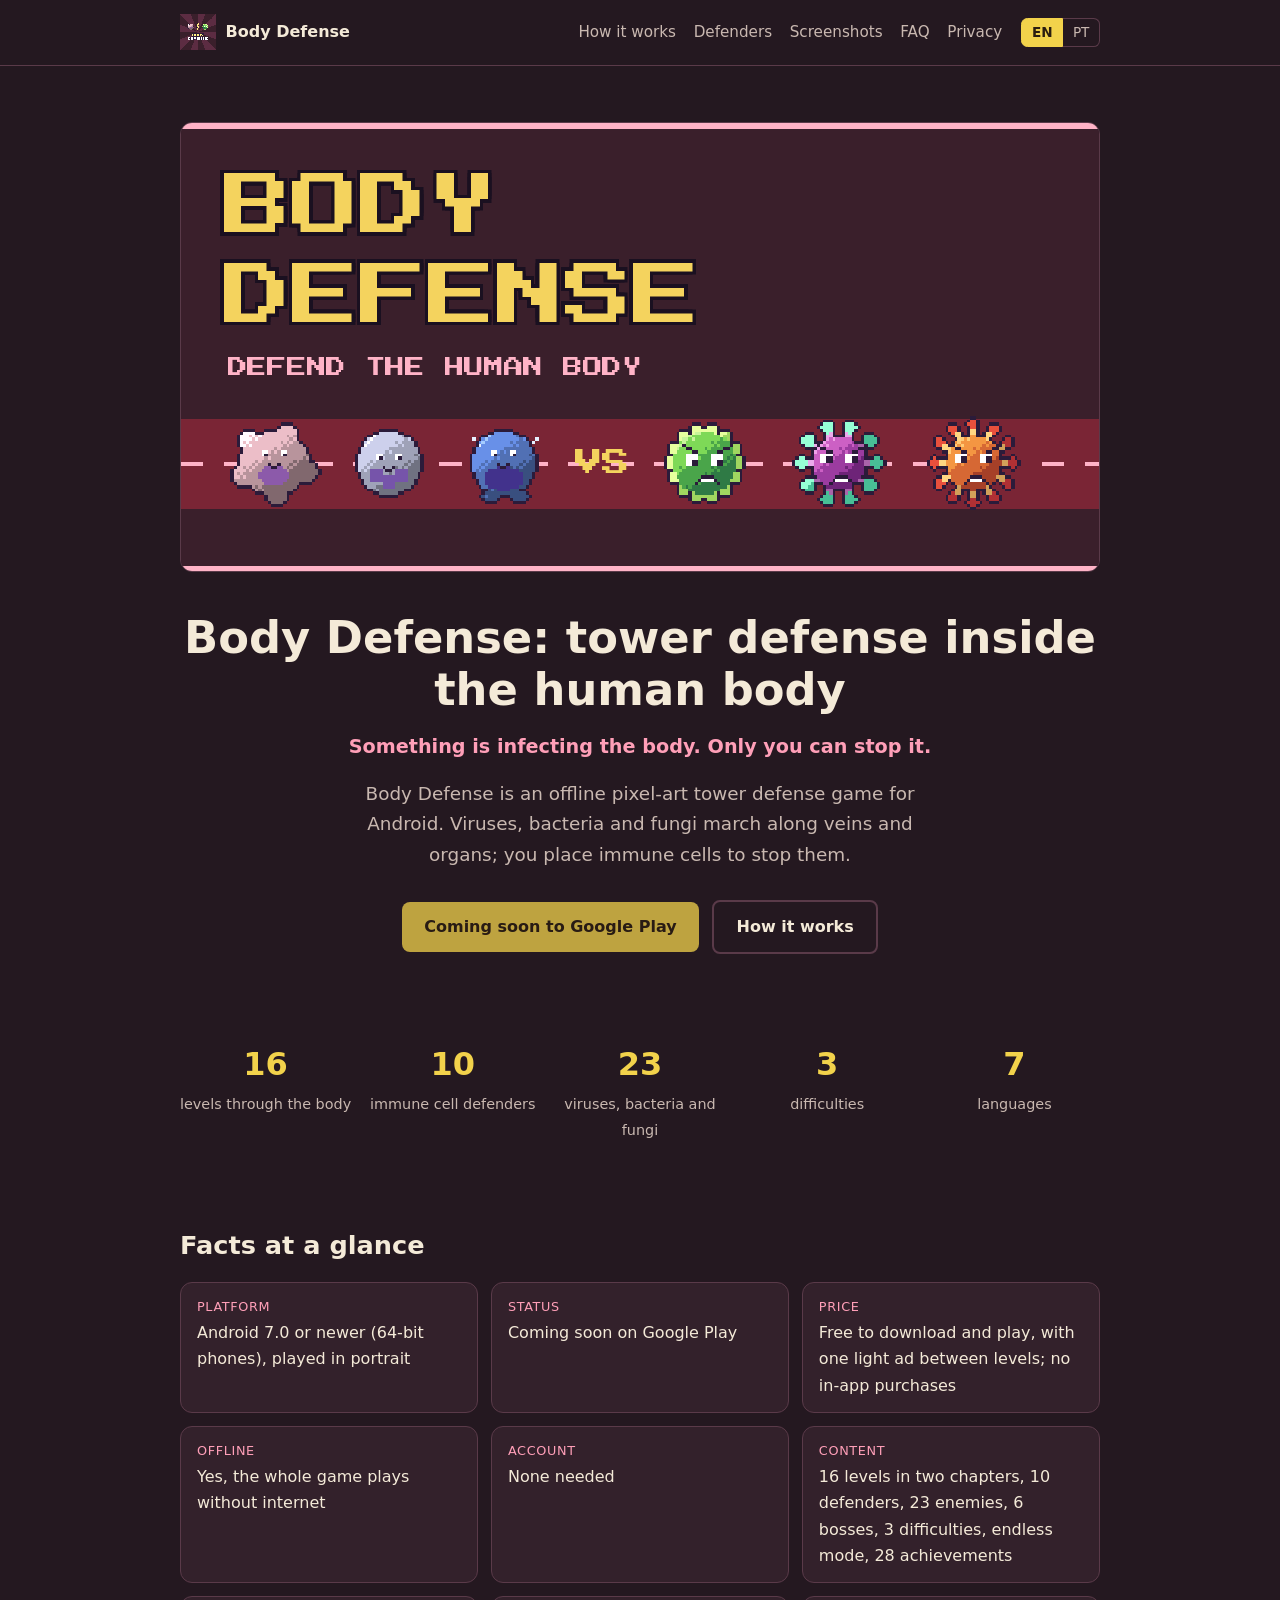
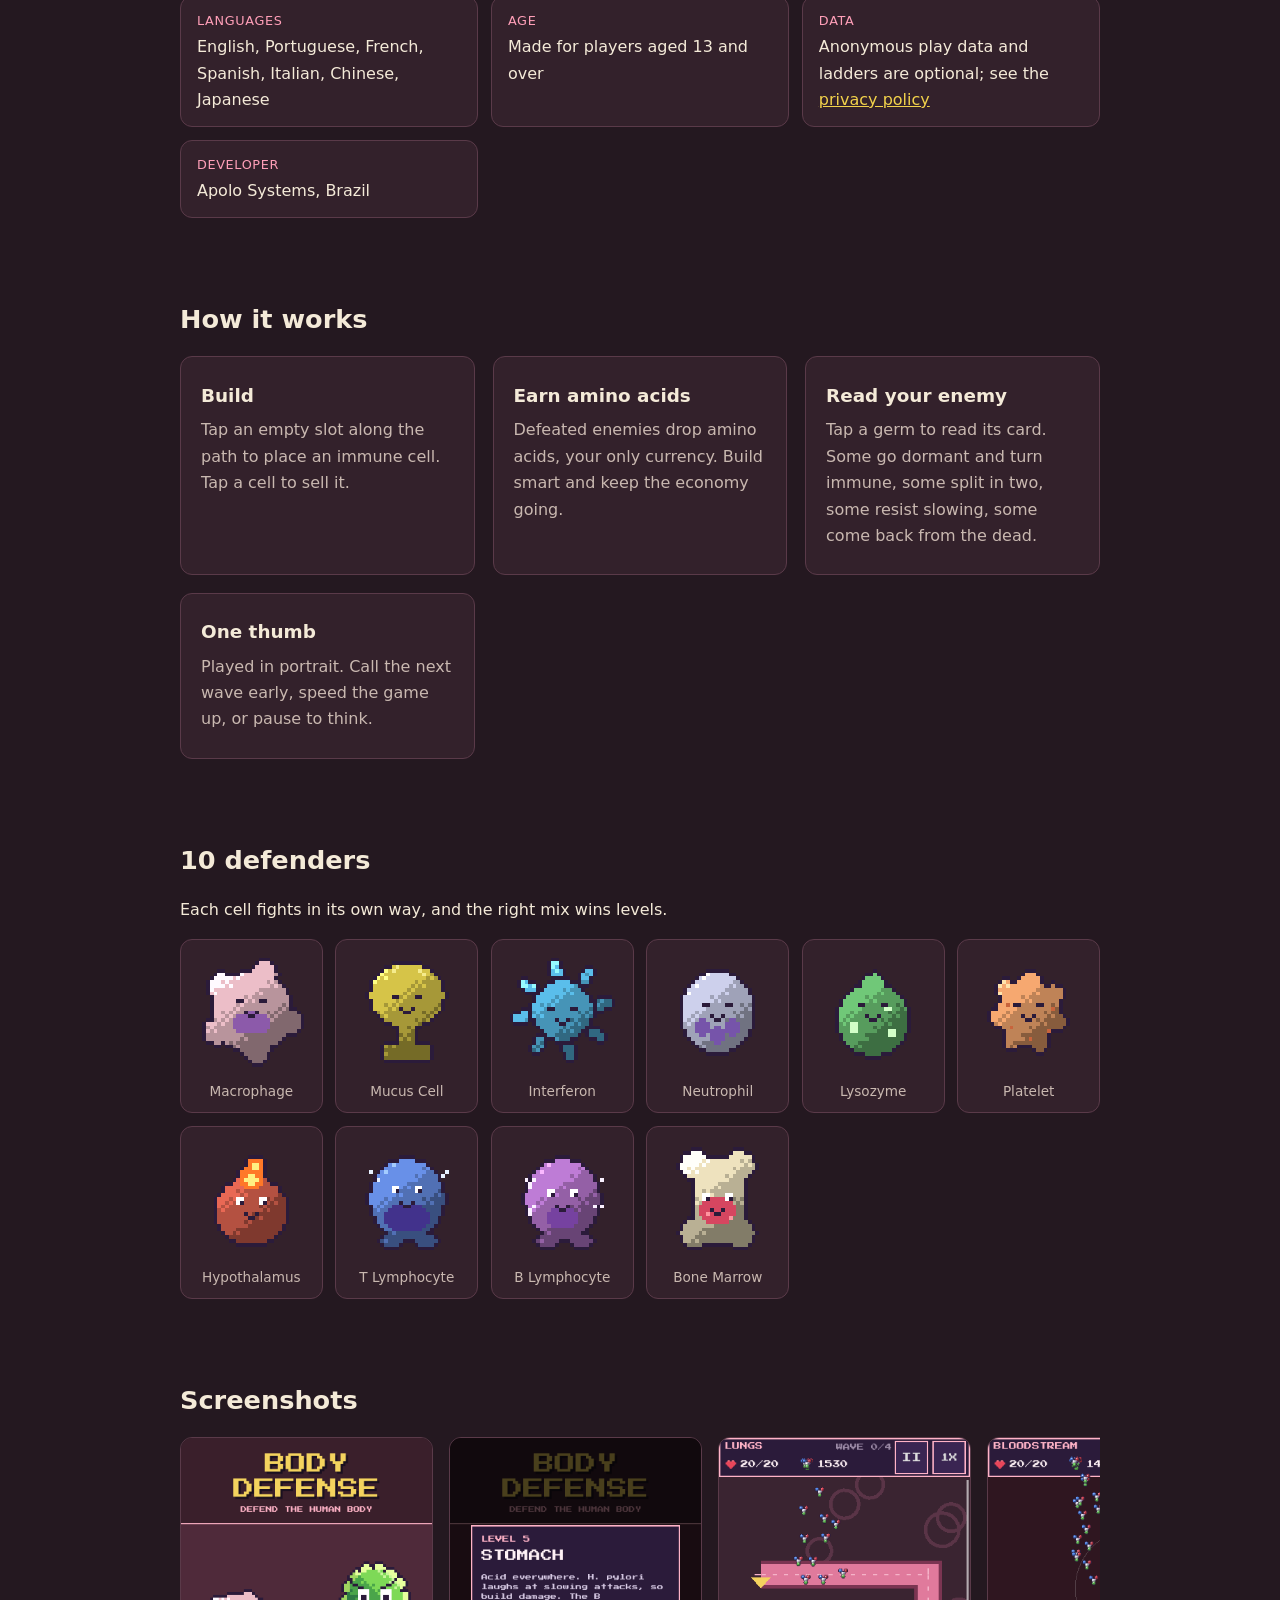
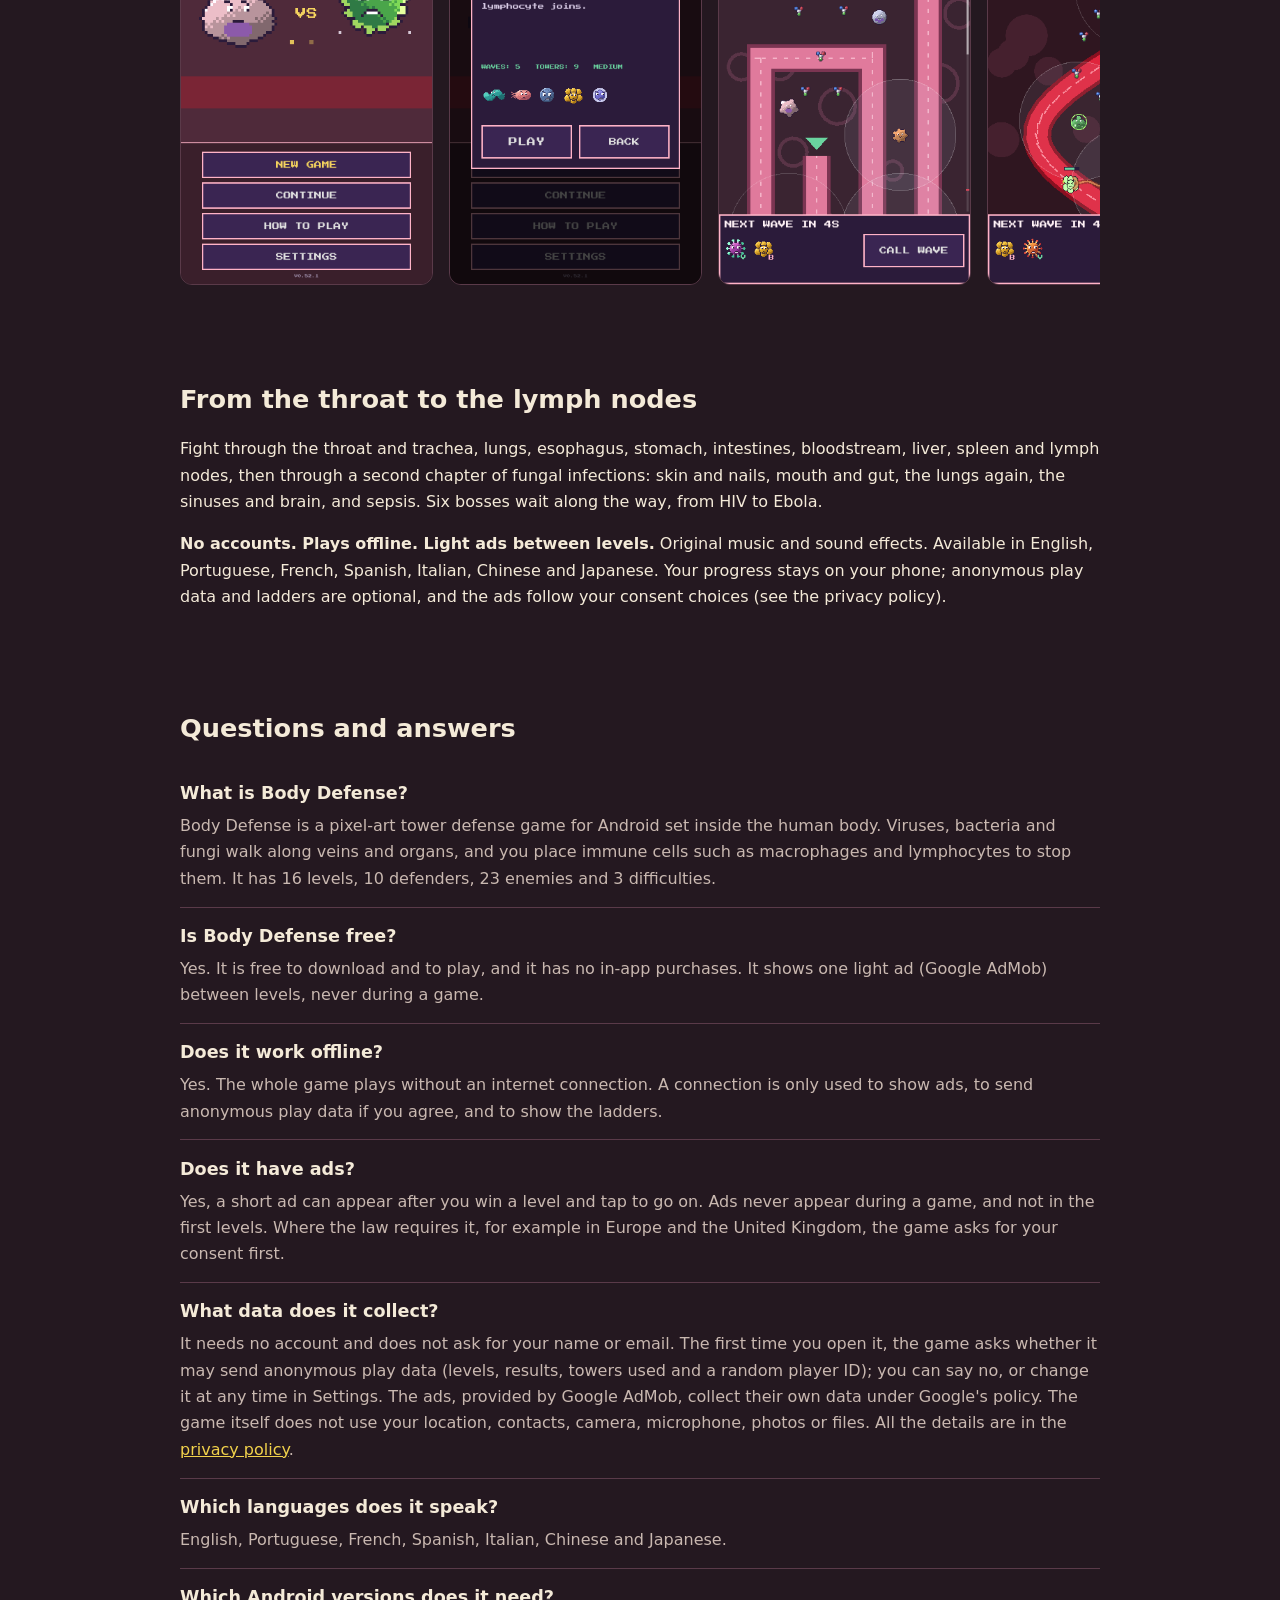
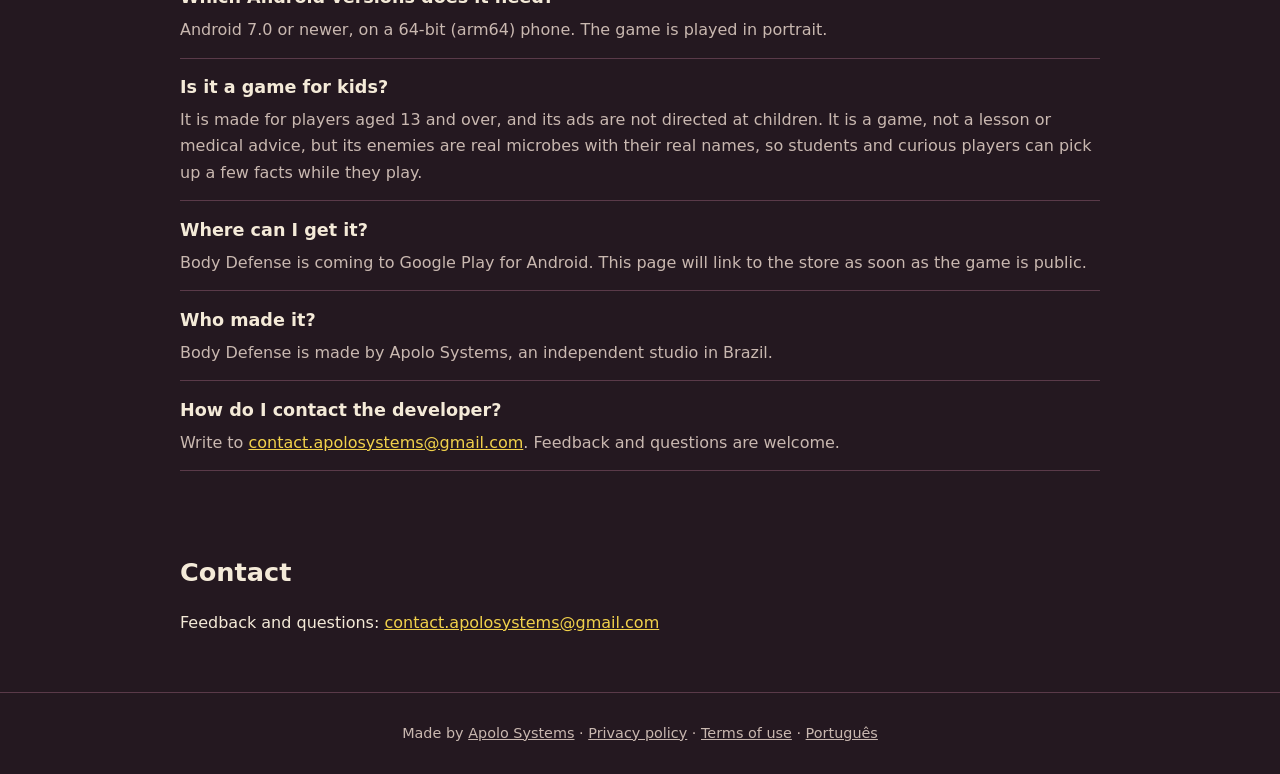
<file: index.html>
<!DOCTYPE html>
<html lang="en">
<head>
<meta charset="utf-8">
<meta name="viewport" content="width=device-width, initial-scale=1">
<title data-i18n="bdp.title">Body Defense: Offline Tower Defense in the Human Body</title>
<meta name="description" data-i18n="bdp.desc" content="Pixel-art tower defense for Android. Place immune cells against viruses and bacteria through 16 levels of the human body. Plays offline, no account.">
<link rel="canonical" href="https://bodydefense.com.br/">
<link rel="alternate" hreflang="en" href="https://bodydefense.com.br/">
<link rel="alternate" hreflang="pt-BR" href="https://bodydefense.com.br/pt/">
<link rel="alternate" hreflang="x-default" href="https://bodydefense.com.br/">
<meta name="theme-color" content="#241820">
<meta property="og:type" content="website">
<meta property="og:site_name" content="Body Defense">
<meta property="og:url" content="https://bodydefense.com.br/">
<meta property="og:title" content="Body Defense: tower defense inside the human body">
<meta property="og:description" content="Immune cells vs. viruses, bacteria and fungi. A pixel-art tower defense for Android with 16 levels. Plays offline, no account needed.">
<meta property="og:image" content="https://bodydefense.com.br/assets/body-defense/og-image.png">
<meta property="og:image:type" content="image/png">
<meta property="og:image:width" content="1200">
<meta property="og:image:height" content="630">
<meta property="og:image:alt" content="Body Defense: pixel-art immune cells facing viruses along a vein">
<meta property="og:locale" content="en_US">
<meta property="og:locale:alternate" content="pt_BR">
<meta name="twitter:card" content="summary_large_image">
<meta name="twitter:title" content="Body Defense: tower defense inside the human body">
<meta name="twitter:description" content="Immune cells vs. viruses, bacteria and fungi. A pixel-art tower defense for Android with 16 levels. Plays offline, no account needed.">
<meta name="twitter:image" content="https://bodydefense.com.br/assets/body-defense/og-image.png">
<meta name="twitter:image:alt" content="Body Defense: pixel-art immune cells facing viruses along a vein">
<link rel="icon" href="favicon.ico" sizes="48x48">
<link rel="icon" type="image/png" href="assets/body-defense/icon.png" sizes="512x512">
<link rel="apple-touch-icon" href="assets/body-defense/apple-touch-icon.png">
<link rel="stylesheet" href="assets/site.css">
<script type="application/ld+json">
{
 "@context": "https://schema.org",
 "@graph": [
  {
   "@type": [
    "VideoGame",
    "MobileApplication"
   ],
   "@id": "https://bodydefense.com.br/#game",
   "name": "Body Defense",
   "url": "https://bodydefense.com.br/",
   "description": "Pixel-art tower defense for Android. Place immune cells against viruses and bacteria through 16 levels of the human body. Plays offline, no account.",
   "image": "https://bodydefense.com.br/assets/body-defense/og-image.png",
   "applicationCategory": "GameApplication",
   "operatingSystem": "Android 7.0 or newer",
   "gamePlatform": "Android",
   "genre": [
    "Tower defense",
    "Strategy"
   ],
   "playMode": "SinglePlayer",
   "inLanguage": [
    "en",
    "pt",
    "fr",
    "es",
    "it",
    "zh",
    "ja"
   ],
   "isAccessibleForFree": true,
   "offers": {
    "@type": "Offer",
    "price": "0",
    "priceCurrency": "USD"
   },
   "audience": {
    "@type": "PeopleAudience",
    "suggestedMinAge": 13
   },
   "author": {
    "@id": "https://bodydefense.com.br/#apolo"
   },
   "publisher": {
    "@id": "https://bodydefense.com.br/#apolo"
   }
  },
  {
   "@type": "Organization",
   "@id": "https://bodydefense.com.br/#apolo",
   "name": "Apolo Systems",
   "url": "https://bodydefense.com.br/apolo/",
   "logo": "https://bodydefense.com.br/assets/apolo/logo.png",
   "email": "contact.apolosystems@gmail.com"
  },
  {
   "@type": "FAQPage",
   "@id": "https://bodydefense.com.br/#faq",
   "mainEntity": [
    {
     "@type": "Question",
     "name": "What is Body Defense?",
     "acceptedAnswer": {
      "@type": "Answer",
      "text": "Body Defense is a pixel-art tower defense game for Android set inside the human body. Viruses, bacteria and fungi walk along veins and organs, and you place immune cells such as macrophages and lymphocytes to stop them. It has 16 levels, 10 defenders, 23 enemies and 3 difficulties."
     }
    },
    {
     "@type": "Question",
     "name": "Is Body Defense free?",
     "acceptedAnswer": {
      "@type": "Answer",
      "text": "Yes. It is free to download and to play, and it has no in-app purchases. It shows one light ad (Google AdMob) between levels, never during a game."
     }
    },
    {
     "@type": "Question",
     "name": "Does it work offline?",
     "acceptedAnswer": {
      "@type": "Answer",
      "text": "Yes. The whole game plays without an internet connection. A connection is only used to show ads, to send anonymous play data if you agree, and to show the ladders."
     }
    },
    {
     "@type": "Question",
     "name": "Does it have ads?",
     "acceptedAnswer": {
      "@type": "Answer",
      "text": "Yes, a short ad can appear after you win a level and tap to go on. Ads never appear during a game, and not in the first levels. Where the law requires it, for example in Europe and the United Kingdom, the game asks for your consent first."
     }
    },
    {
     "@type": "Question",
     "name": "What data does it collect?",
     "acceptedAnswer": {
      "@type": "Answer",
      "text": "It needs no account and does not ask for your name or email. The first time you open it, the game asks whether it may send anonymous play data (levels, results, towers used and a random player ID); you can say no, or change it at any time in Settings. The ads, provided by Google AdMob, collect their own data under Google's policy. The game itself does not use your location, contacts, camera, microphone, photos or files. All the details are in the privacy policy."
     }
    },
    {
     "@type": "Question",
     "name": "Which languages does it speak?",
     "acceptedAnswer": {
      "@type": "Answer",
      "text": "English, Portuguese, French, Spanish, Italian, Chinese and Japanese."
     }
    },
    {
     "@type": "Question",
     "name": "Which Android versions does it need?",
     "acceptedAnswer": {
      "@type": "Answer",
      "text": "Android 7.0 or newer, on a 64-bit (arm64) phone. The game is played in portrait."
     }
    },
    {
     "@type": "Question",
     "name": "Is it a game for kids?",
     "acceptedAnswer": {
      "@type": "Answer",
      "text": "It is made for players aged 13 and over, and its ads are not directed at children. It is a game, not a lesson or medical advice, but its enemies are real microbes with their real names, so students and curious players can pick up a few facts while they play."
     }
    },
    {
     "@type": "Question",
     "name": "Where can I get it?",
     "acceptedAnswer": {
      "@type": "Answer",
      "text": "Body Defense is coming to Google Play for Android. This page will link to the store as soon as the game is public."
     }
    },
    {
     "@type": "Question",
     "name": "Who made it?",
     "acceptedAnswer": {
      "@type": "Answer",
      "text": "Body Defense is made by Apolo Systems, an independent studio in Brazil."
     }
    },
    {
     "@type": "Question",
     "name": "How do I contact the developer?",
     "acceptedAnswer": {
      "@type": "Answer",
      "text": "Write to contact.apolosystems@gmail.com. Feedback and questions are welcome."
     }
    }
   ]
  }
 ]
}
</script>
<script defer src="https://umami.pkbattle.com.br/script.js" data-website-id="679bab25-2285-4114-9a81-084cf58274c1" data-domains="bodydefense.com.br" data-do-not-track="true"></script>
</head>
<body>
<header class="top"><div class="wrap">
	<a class="brand" href="./"><img class="px" src="assets/body-defense/icon.png" alt="">Body Defense</a>
	<nav><a href="#how" data-i18n="nav.how">How it works</a><a href="#defenders" data-i18n="nav.defenders">Defenders</a><a href="#screens" data-i18n="nav.screens">Screenshots</a><a href="#faq" data-i18n="nav.faq">FAQ</a><a data-privacy href="privacy/" data-i18n="nav.privacy">Privacy</a><span class="lang"><button type="button" data-lang="en" aria-pressed="true">EN</button><button type="button" data-lang="pt" aria-pressed="false">PT</button></span></nav>
</div></header>

<main>
<div class="wrap">
<section class="hero">
	<img class="px" src="assets/body-defense/feature.png" alt="Body Defense logo in pixel art, with immune cells facing viruses along a vein" data-i18n-alt="alt.hero" width="1024" height="500" fetchpriority="high" style="border-radius:.75rem;border:1px solid var(--line);margin-bottom:1.5rem">
	<h1 data-i18n="bdp.h1">Body Defense: tower defense inside the human body</h1>
	<p class="hook" data-i18n="bdp.hook">Something is infecting the body. Only you can stop it.</p>
	<p class="lead" data-i18n="bdp.lead">Body Defense is an offline pixel-art tower defense game for Android. Viruses, bacteria and fungi march along veins and organs; you place immune cells to stop them.</p>
	<a class="btn" aria-disabled="true" data-i18n="bdp.soon">Coming soon to Google Play</a>
	<a class="btn alt" href="#how" data-i18n="nav.how">How it works</a>
</section>

<section>
	<div class="facts">
		<div><b>16</b><span data-i18n="f.levels">levels through the body</span></div>
		<div><b>10</b><span data-i18n="f.cells">immune cell defenders</span></div>
		<div><b>23</b><span data-i18n="f.germs">viruses, bacteria and fungi</span></div>
		<div><b>3</b><span data-i18n="f.diff">difficulties</span></div>
		<div><b>7</b><span data-i18n="f.lang">languages</span></div>
	</div>
</section>

<section id="glance">
	<h2 data-i18n="glance">Facts at a glance</h2>
	<dl class="glance">
		<div><dt data-i18n="g.platform">Platform</dt><dd data-i18n="g.platform.t">Android 7.0 or newer (64-bit phones), played in portrait</dd></div>
		<div><dt data-i18n="g.status">Status</dt><dd data-i18n="g.status.t">Coming soon on Google Play</dd></div>
		<div><dt data-i18n="g.price">Price</dt><dd data-i18n="g.price.t">Free to download and play, with one light ad between levels; no in-app purchases</dd></div>
		<div><dt data-i18n="g.offline">Offline</dt><dd data-i18n="g.offline.t">Yes, the whole game plays without internet</dd></div>
		<div><dt data-i18n="g.account">Account</dt><dd data-i18n="g.account.t">None needed</dd></div>
		<div><dt data-i18n="g.content">Content</dt><dd data-i18n="g.content.t">16 levels in two chapters, 10 defenders, 23 enemies, 6 bosses, 3 difficulties, endless mode, 28 achievements</dd></div>
		<div><dt data-i18n="g.lang">Languages</dt><dd data-i18n="g.lang.t">English, Portuguese, French, Spanish, Italian, Chinese, Japanese</dd></div>
		<div><dt data-i18n="g.age">Age</dt><dd data-i18n="g.age.t">Made for players aged 13 and over</dd></div>
		<div><dt data-i18n="g.data">Data</dt><dd data-i18n="g.data.t">Anonymous play data and ladders are optional; see the <a data-privacy href="privacy/">privacy policy</a></dd></div>
		<div><dt data-i18n="g.dev">Developer</dt><dd data-i18n="g.dev.t">Apolo Systems, Brazil</dd></div>
	</dl>
</section>

<section id="how">
	<h2 data-i18n="how">How it works</h2>
	<div class="grid">
		<div class="card"><h3 data-i18n="how.build">Build</h3><p data-i18n="how.build.t">Tap an empty slot along the path to place an immune cell. Tap a cell to sell it.</p></div>
		<div class="card"><h3 data-i18n="how.earn">Earn amino acids</h3><p data-i18n="how.earn.t">Defeated enemies drop amino acids, your only currency. Build smart and keep the economy going.</p></div>
		<div class="card"><h3 data-i18n="how.read">Read your enemy</h3><p data-i18n="how.read.t">Tap a germ to read its card. Some go dormant and turn immune, some split in two, some resist slowing, some come back from the dead.</p></div>
		<div class="card"><h3 data-i18n="how.thumb">One thumb</h3><p data-i18n="how.thumb.t">Played in portrait. Call the next wave early, speed the game up, or pause to think.</p></div>
	</div>
</section>

<section id="defenders">
	<h2 data-i18n="def">10 defenders</h2>
	<p data-i18n="def.t">Each cell fights in its own way, and the right mix wins levels.</p>
	<div class="towers">
		<figure><img class="px" src="assets/body-defense/towers/macrophage.gif" alt="Macrophage, an immune cell defender, animated" data-i18n-alt="alt.t.macrophage" loading="lazy" width="128" height="128"><figcaption data-i18n="t.macrophage">Macrophage</figcaption></figure>
		<figure><img class="px" src="assets/body-defense/towers/mucus-cell.gif" alt="Mucus Cell, an immune cell defender, animated" data-i18n-alt="alt.t.mucus-cell" loading="lazy" width="128" height="128"><figcaption data-i18n="t.mucus-cell">Mucus Cell</figcaption></figure>
		<figure><img class="px" src="assets/body-defense/towers/interferon.gif" alt="Interferon, an immune cell defender, animated" data-i18n-alt="alt.t.interferon" loading="lazy" width="128" height="128"><figcaption data-i18n="t.interferon">Interferon</figcaption></figure>
		<figure><img class="px" src="assets/body-defense/towers/neutrophil.gif" alt="Neutrophil, an immune cell defender, animated" data-i18n-alt="alt.t.neutrophil" loading="lazy" width="128" height="128"><figcaption data-i18n="t.neutrophil">Neutrophil</figcaption></figure>
		<figure><img class="px" src="assets/body-defense/towers/lysozyme.gif" alt="Lysozyme, an immune cell defender, animated" data-i18n-alt="alt.t.lysozyme" loading="lazy" width="128" height="128"><figcaption data-i18n="t.lysozyme">Lysozyme</figcaption></figure>
		<figure><img class="px" src="assets/body-defense/towers/platelet.gif" alt="Platelet, an immune cell defender, animated" data-i18n-alt="alt.t.platelet" loading="lazy" width="128" height="128"><figcaption data-i18n="t.platelet">Platelet</figcaption></figure>
		<figure><img class="px" src="assets/body-defense/towers/hypothalamus.gif" alt="Hypothalamus, an immune cell defender, animated" data-i18n-alt="alt.t.hypothalamus" loading="lazy" width="128" height="128"><figcaption data-i18n="t.hypothalamus">Hypothalamus</figcaption></figure>
		<figure><img class="px" src="assets/body-defense/towers/t-lymphocyte.gif" alt="T Lymphocyte, an immune cell defender, animated" data-i18n-alt="alt.t.t-lymphocyte" loading="lazy" width="128" height="128"><figcaption data-i18n="t.t-lymphocyte">T Lymphocyte</figcaption></figure>
		<figure><img class="px" src="assets/body-defense/towers/b-lymphocyte.gif" alt="B Lymphocyte, an immune cell defender, animated" data-i18n-alt="alt.t.b-lymphocyte" loading="lazy" width="128" height="128"><figcaption data-i18n="t.b-lymphocyte">B Lymphocyte</figcaption></figure>
		<figure><img class="px" src="assets/body-defense/towers/bone-marrow.gif" alt="Bone Marrow, an immune cell defender, animated" data-i18n-alt="alt.t.bone-marrow" loading="lazy" width="128" height="128"><figcaption data-i18n="t.bone-marrow">Bone Marrow</figcaption></figure>
	</div>
</section>

<section id="screens">
	<h2 data-i18n="shots">Screenshots</h2>
	<div class="shots">
		<img src="assets/body-defense/screenshots/1_menu.png" alt="Body Defense start menu: an immune cell faces a green virus" data-i18n-alt="alt.s1" loading="lazy" width="720" height="1280">
		<img src="assets/body-defense/screenshots/2_level_card.png" alt="Level card of the stomach with its waves, towers and enemies" data-i18n-alt="alt.s2" loading="lazy" width="720" height="1280">
		<img src="assets/body-defense/screenshots/3_level_3.png" alt="Level 3, the lungs: immune cells defend a pink path against waves of germs" data-i18n-alt="alt.s3" loading="lazy" width="720" height="1280">
		<img src="assets/body-defense/screenshots/4_level_7.png" alt="Level 7, the bloodstream: a red vein with immune cells and incoming germs" data-i18n-alt="alt.s4" loading="lazy" width="720" height="1280">
		<img src="assets/body-defense/screenshots/5_level_5.png" alt="Level 5, the stomach: a yellow path winding through the stomach" data-i18n-alt="alt.s5" loading="lazy" width="720" height="1280">
		<img src="assets/body-defense/screenshots/6_level_10.png" alt="Level 10, the lymph nodes: a blue winding path with defenders in place" data-i18n-alt="alt.s6" loading="lazy" width="720" height="1280">
	</div>
</section>

<section>
	<h2 data-i18n="body">From the throat to the lymph nodes</h2>
	<p data-i18n="body.1">Fight through the throat and trachea, lungs, esophagus, stomach, intestines, bloodstream, liver, spleen and lymph nodes, then through a second chapter of fungal infections: skin and nails, mouth and gut, the lungs again, the sinuses and brain, and sepsis. Six bosses wait along the way, from HIV to Ebola.</p>
	<p data-i18n="body.2"><strong>No accounts. Plays offline. Light ads between levels.</strong> Original music and sound effects. Available in English, Portuguese, French, Spanish, Italian, Chinese and Japanese. Your progress stays on your phone; anonymous play data and ladders are optional, and the ads follow your consent choices (see the privacy policy).</p>
</section>

<section id="faq">
	<h2 data-i18n="faq">Questions and answers</h2>
	<div class="qa">
		<h3 data-i18n="faq.q1">What is Body Defense?</h3>
		<p data-i18n="faq.a1">Body Defense is a pixel-art tower defense game for Android set inside the human body. Viruses, bacteria and fungi walk along veins and organs, and you place immune cells such as macrophages and lymphocytes to stop them. It has 16 levels, 10 defenders, 23 enemies and 3 difficulties.</p>
	</div>
	<div class="qa">
		<h3 data-i18n="faq.q2">Is Body Defense free?</h3>
		<p data-i18n="faq.a2">Yes. It is free to download and to play, and it has no in-app purchases. It shows one light ad (Google AdMob) between levels, never during a game.</p>
	</div>
	<div class="qa">
		<h3 data-i18n="faq.q3">Does it work offline?</h3>
		<p data-i18n="faq.a3">Yes. The whole game plays without an internet connection. A connection is only used to show ads, to send anonymous play data if you agree, and to show the ladders.</p>
	</div>
	<div class="qa">
		<h3 data-i18n="faq.q4">Does it have ads?</h3>
		<p data-i18n="faq.a4">Yes, a short ad can appear after you win a level and tap to go on. Ads never appear during a game, and not in the first levels. Where the law requires it, for example in Europe and the United Kingdom, the game asks for your consent first.</p>
	</div>
	<div class="qa">
		<h3 data-i18n="faq.q5">What data does it collect?</h3>
		<p data-i18n="faq.a5">It needs no account and does not ask for your name or email. The first time you open it, the game asks whether it may send anonymous play data (levels, results, towers used and a random player ID); you can say no, or change it at any time in Settings. The ads, provided by Google AdMob, collect their own data under Google's policy. The game itself does not use your location, contacts, camera, microphone, photos or files. All the details are in the <a data-privacy href="privacy/">privacy policy</a>.</p>
	</div>
	<div class="qa">
		<h3 data-i18n="faq.q6">Which languages does it speak?</h3>
		<p data-i18n="faq.a6">English, Portuguese, French, Spanish, Italian, Chinese and Japanese.</p>
	</div>
	<div class="qa">
		<h3 data-i18n="faq.q7">Which Android versions does it need?</h3>
		<p data-i18n="faq.a7">Android 7.0 or newer, on a 64-bit (arm64) phone. The game is played in portrait.</p>
	</div>
	<div class="qa">
		<h3 data-i18n="faq.q8">Is it a game for kids?</h3>
		<p data-i18n="faq.a8">It is made for players aged 13 and over, and its ads are not directed at children. It is a game, not a lesson or medical advice, but its enemies are real microbes with their real names, so students and curious players can pick up a few facts while they play.</p>
	</div>
	<div class="qa">
		<h3 data-i18n="faq.q9">Where can I get it?</h3>
		<p data-i18n="faq.a9">Body Defense is coming to Google Play for Android. This page will link to the store as soon as the game is public.</p>
	</div>
	<div class="qa">
		<h3 data-i18n="faq.q10">Who made it?</h3>
		<p data-i18n="faq.a10">Body Defense is made by Apolo Systems, an independent studio in Brazil.</p>
	</div>
	<div class="qa">
		<h3 data-i18n="faq.q11">How do I contact the developer?</h3>
		<p data-i18n="faq.a11">Write to <a href="mailto:contact.apolosystems@gmail.com">contact.apolosystems@gmail.com</a>. Feedback and questions are welcome.</p>
	</div>
</section>

<section>
	<h2 data-i18n="contact">Contact</h2>
	<p><span data-i18n="bdp.contact">Feedback and questions: </span><a href="mailto:contact.apolosystems@gmail.com">contact.apolosystems@gmail.com</a></p>
</section>
</div>
</main>

<footer><div class="wrap"><span data-i18n="foot.made">Made by</span> <a href="apolo/">Apolo Systems</a> &middot; <a data-privacy href="privacy/" data-i18n="bd.privacy">Privacy policy</a> &middot; <a data-privacy href="terms/" data-i18n="foot.terms">Terms of use</a> &middot; <a href="pt/" hreflang="pt-BR" lang="pt-BR">Portugu&ecirc;s</a></div></footer>
<script src="assets/i18n.js"></script>
</body>
</html>
</file>
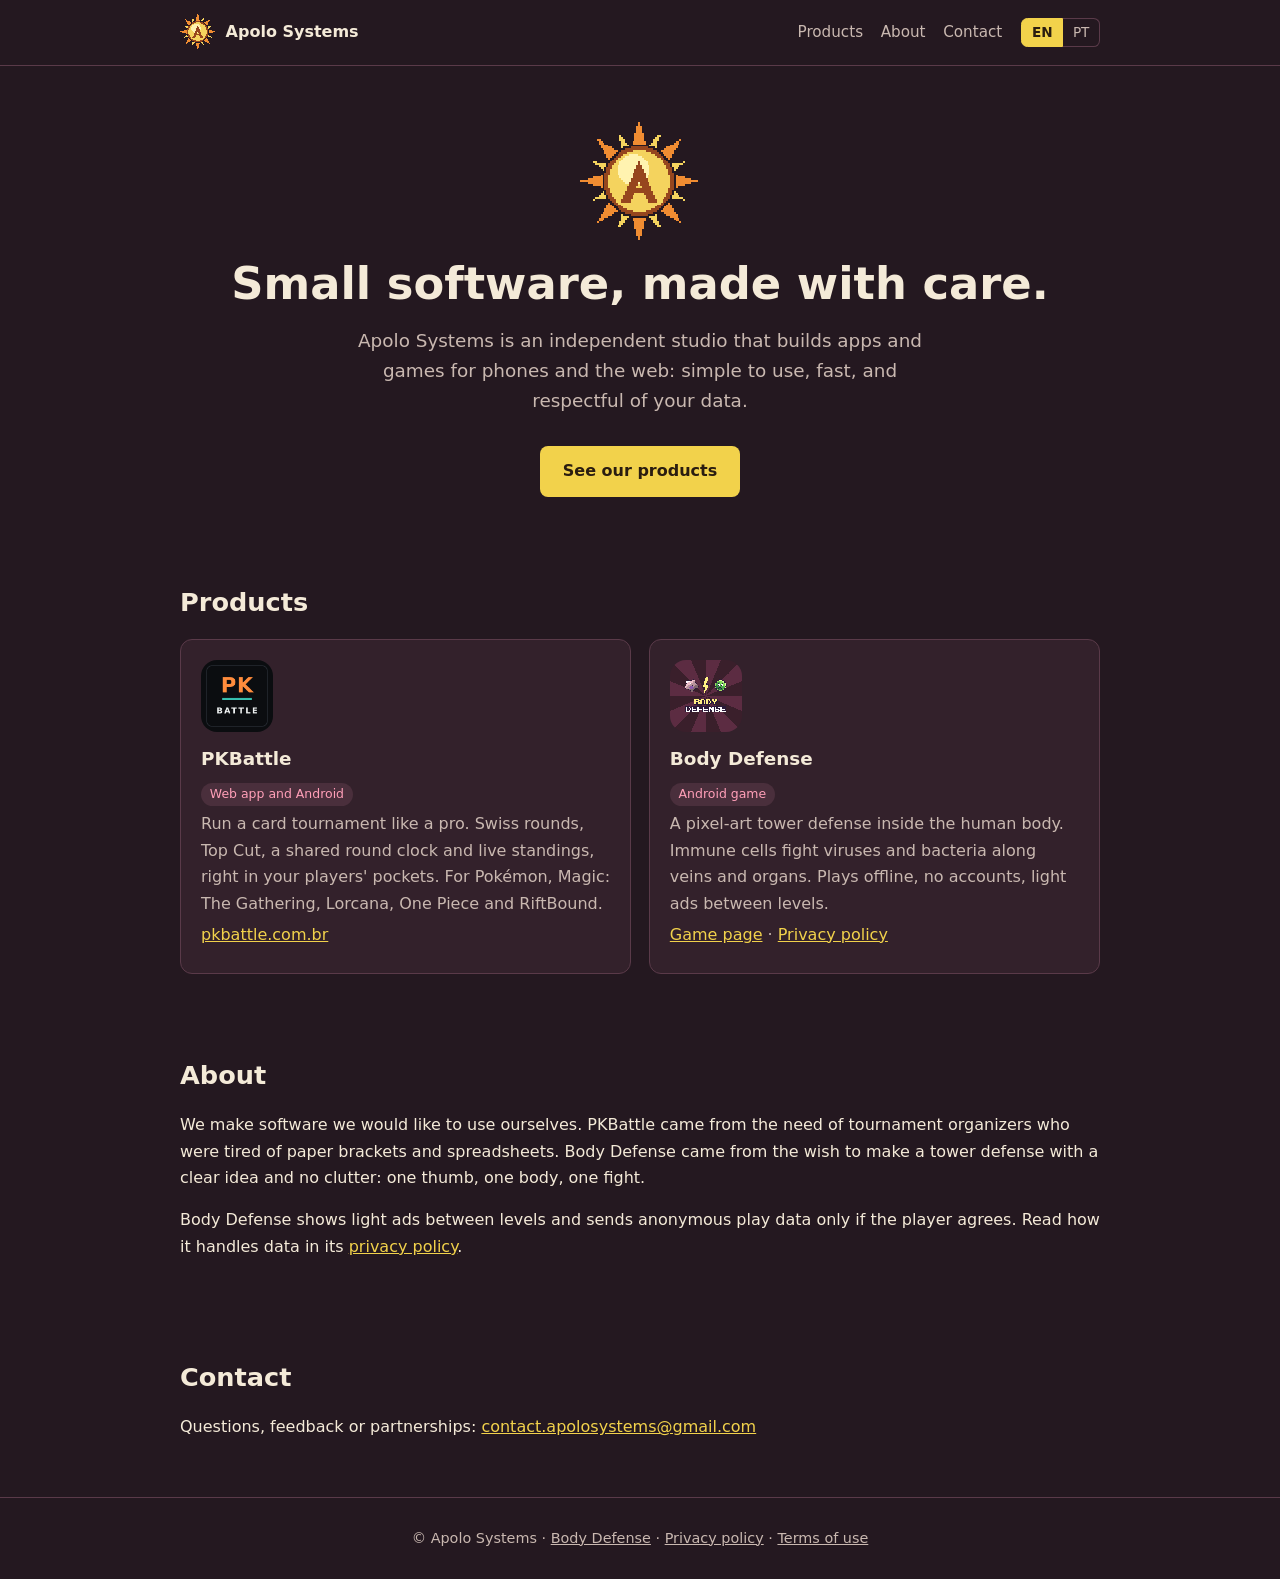
<file: apolo/index.html>
<!DOCTYPE html>
<html lang="en">
<head>
<meta charset="utf-8">
<meta name="viewport" content="width=device-width, initial-scale=1">
<title data-i18n="apolo.title">Apolo Systems - Software and games</title>
<meta name="description" data-i18n="apolo.desc" content="Apolo Systems builds apps and games: PKBattle, tournament management for card games, and Body Defense, a tower defense inside the human body.">
<link rel="canonical" href="https://bodydefense.com.br/apolo/">
<meta name="theme-color" content="#241820">
<meta property="og:type" content="website">
<meta property="og:site_name" content="Body Defense">
<meta property="og:url" content="https://bodydefense.com.br/apolo/">
<meta property="og:title" content="Apolo Systems - Software and games">
<meta property="og:description" content="Apolo Systems builds apps and games: PKBattle, tournament management for card games, and Body Defense, a tower defense inside the human body.">
<meta property="og:image" content="https://bodydefense.com.br/assets/apolo/logo.png">
<meta property="og:image:width" content="256">
<meta property="og:image:height" content="256">
<meta property="og:image:alt" content="Apolo Systems sun logo">
<meta name="twitter:card" content="summary">
<meta name="twitter:title" content="Apolo Systems - Software and games">
<meta name="twitter:description" content="Apolo Systems builds apps and games: PKBattle, tournament management for card games, and Body Defense, a tower defense inside the human body.">
<meta name="twitter:image" content="https://bodydefense.com.br/assets/apolo/logo.png">
<meta name="twitter:image:alt" content="Apolo Systems sun logo">
<link rel="icon" href="../favicon.ico" sizes="48x48">
<link rel="icon" type="image/png" href="../assets/body-defense/icon.png" sizes="512x512">
<link rel="apple-touch-icon" href="../assets/body-defense/apple-touch-icon.png">
<script type="application/ld+json">
{
 "@context": "https://schema.org",
 "@type": "Organization",
 "@id": "https://bodydefense.com.br/#apolo",
 "name": "Apolo Systems",
 "url": "https://bodydefense.com.br/apolo/",
 "logo": "https://bodydefense.com.br/assets/apolo/logo.png",
 "email": "contact.apolosystems@gmail.com",
 "description": "Independent studio that builds apps and games for phones and the web."
}
</script>
<link rel="stylesheet" href="../assets/site.css">
<script defer src="https://umami.pkbattle.com.br/script.js" data-website-id="679bab25-2285-4114-9a81-084cf58274c1" data-domains="bodydefense.com.br" data-do-not-track="true"></script>
</head>
<body>
<header class="top"><div class="wrap">
	<a class="brand" href="./"><img class="px" src="../assets/apolo/logo.png" alt="">Apolo Systems</a>
	<nav><a href="#products" data-i18n="nav.products">Products</a><a href="#about" data-i18n="nav.about">About</a><a href="#contact" data-i18n="nav.contact">Contact</a><span class="lang"><button type="button" data-lang="en" aria-pressed="true">EN</button><button type="button" data-lang="pt" aria-pressed="false">PT</button></span></nav>
</div></header>

<main>
<div class="wrap">
<section class="hero">
	<img class="px" src="../assets/apolo/logo.png" alt="Apolo Systems sun logo" width="120" height="120">
	<h1 data-i18n="apolo.h1">Small software, made with care.</h1>
	<p class="lead" data-i18n="apolo.lead">Apolo Systems is an independent studio that builds apps and games for phones and the web: simple to use, fast, and respectful of your data.</p>
	<a class="btn" href="#products" data-i18n="apolo.see">See our products</a>
</section>

<section id="products">
	<h2 data-i18n="products">Products</h2>
	<div class="grid">
		<article class="card">
			<img class="icon" src="../assets/pkbattle/icon.png" alt="PKBattle icon">
			<h3>PKBattle</h3>
			<span class="tag" data-i18n="pk.tag">Web app and Android</span>
			<p data-i18n="pk.text">Run a card tournament like a pro. Swiss rounds, Top Cut, a shared round clock and live standings, right in your players' pockets. For Pok&eacute;mon, Magic: The Gathering, Lorcana, One Piece and RiftBound.</p>
			<p><a href="https://pkbattle.com.br">pkbattle.com.br</a></p>
		</article>
		<article class="card">
			<img class="icon px" src="../assets/body-defense/icon.png" alt="Body Defense icon">
			<h3>Body Defense</h3>
			<span class="tag" data-i18n="bd.tag">Android game</span>
			<p data-i18n="bd.card">A pixel-art tower defense inside the human body. Immune cells fight viruses and bacteria along veins and organs. Plays offline, no accounts, light ads between levels.</p>
			<p><a href="../" data-i18n="bd.page">Game page</a> &middot; <a data-privacy href="../privacy/" data-i18n="bd.privacy">Privacy policy</a></p>
		</article>
	</div>
</section>

<section id="about">
	<h2 data-i18n="about">About</h2>
	<p data-i18n="about.1">We make software we would like to use ourselves. PKBattle came from the need of tournament organizers who were tired of paper brackets and spreadsheets. Body Defense came from the wish to make a tower defense with a clear idea and no clutter: one thumb, one body, one fight.</p>
	<p data-i18n="about.2">Body Defense shows light ads between levels and sends anonymous play data only if the player agrees. Read how it handles data in its <a data-privacy href="../privacy/">privacy policy</a>.</p>
</section>

<section id="contact">
	<h2 data-i18n="contact">Contact</h2>
	<p><span data-i18n="contact.text">Questions, feedback or partnerships: </span><a href="mailto:contact.apolosystems@gmail.com">contact.apolosystems@gmail.com</a></p>
</section>
</div>
</main>

<footer><div class="wrap">&copy; Apolo Systems &middot; <a href="../">Body Defense</a> &middot; <a data-privacy href="../privacy/" data-i18n="bd.privacy">Privacy policy</a> &middot; <a data-privacy href="../terms/" data-i18n="foot.terms">Terms of use</a></div></footer>
<script src="../assets/i18n.js"></script>
</body>
</html>
</file>
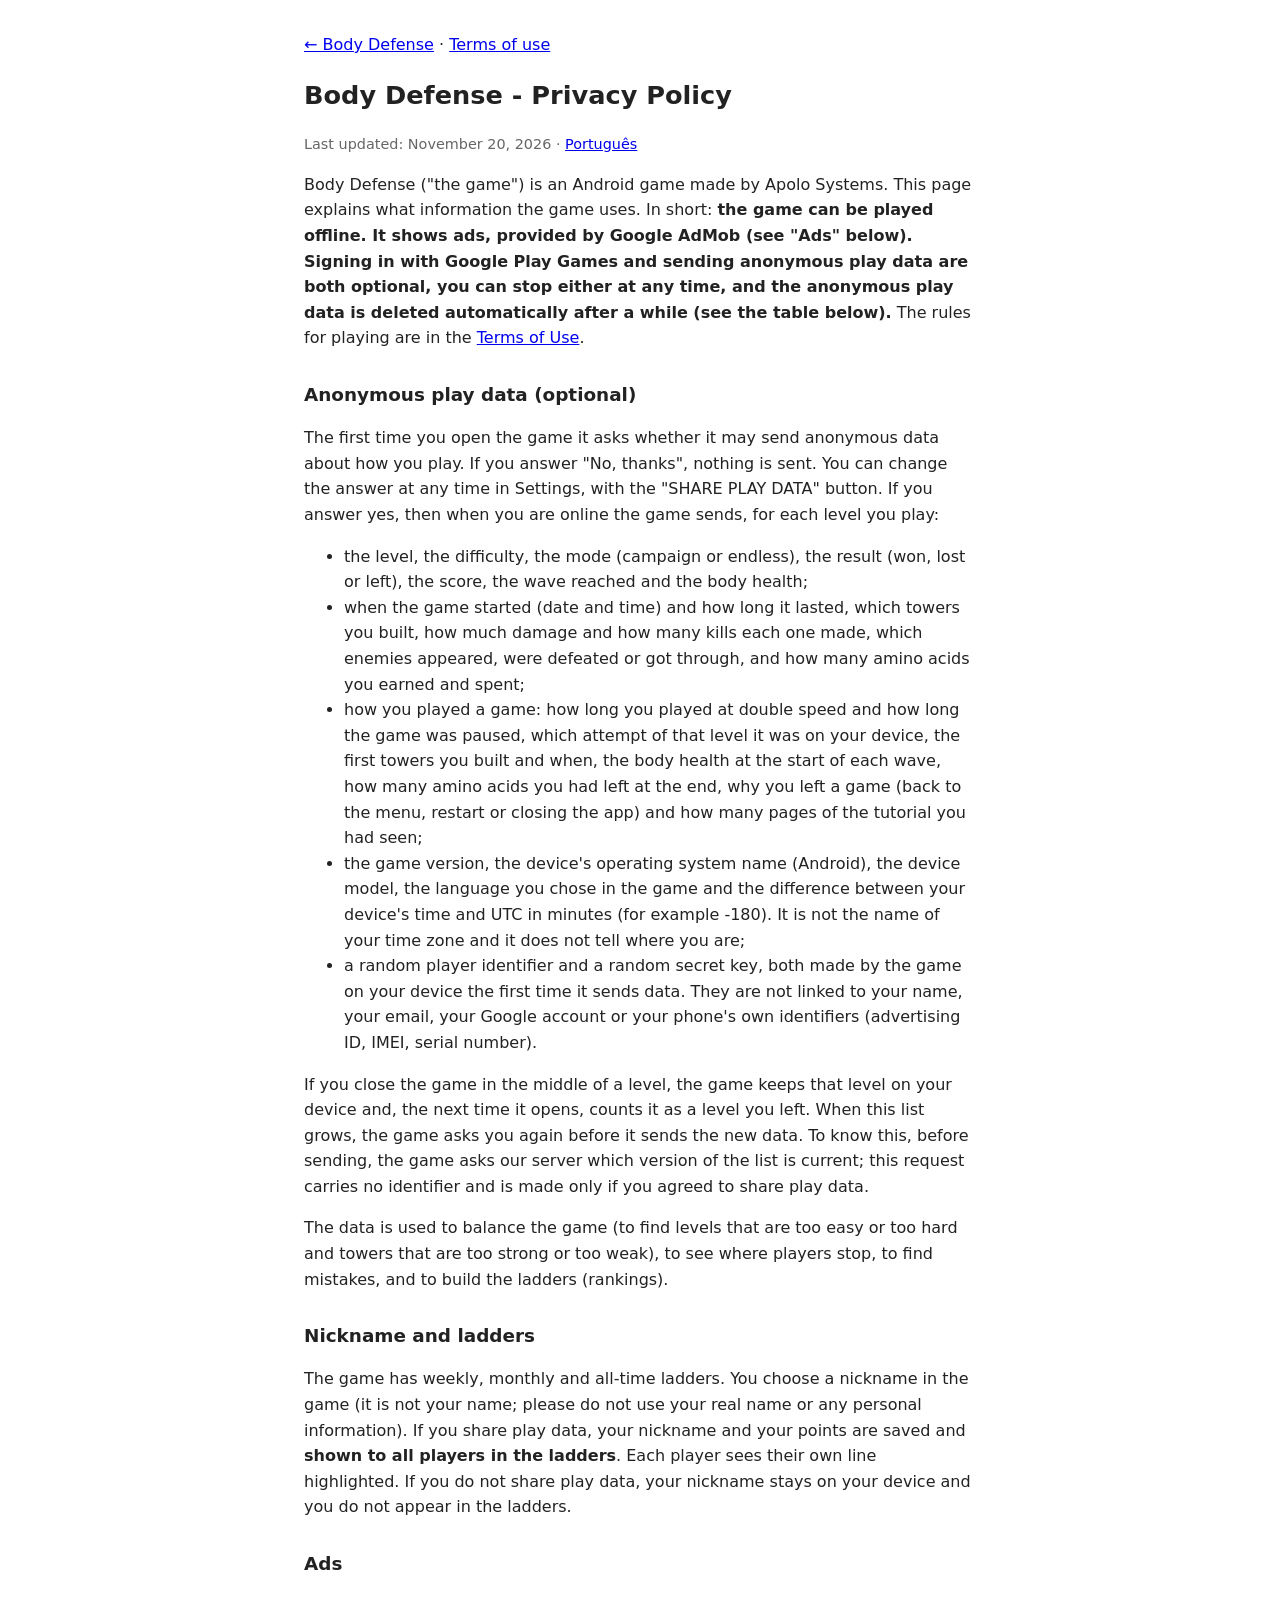
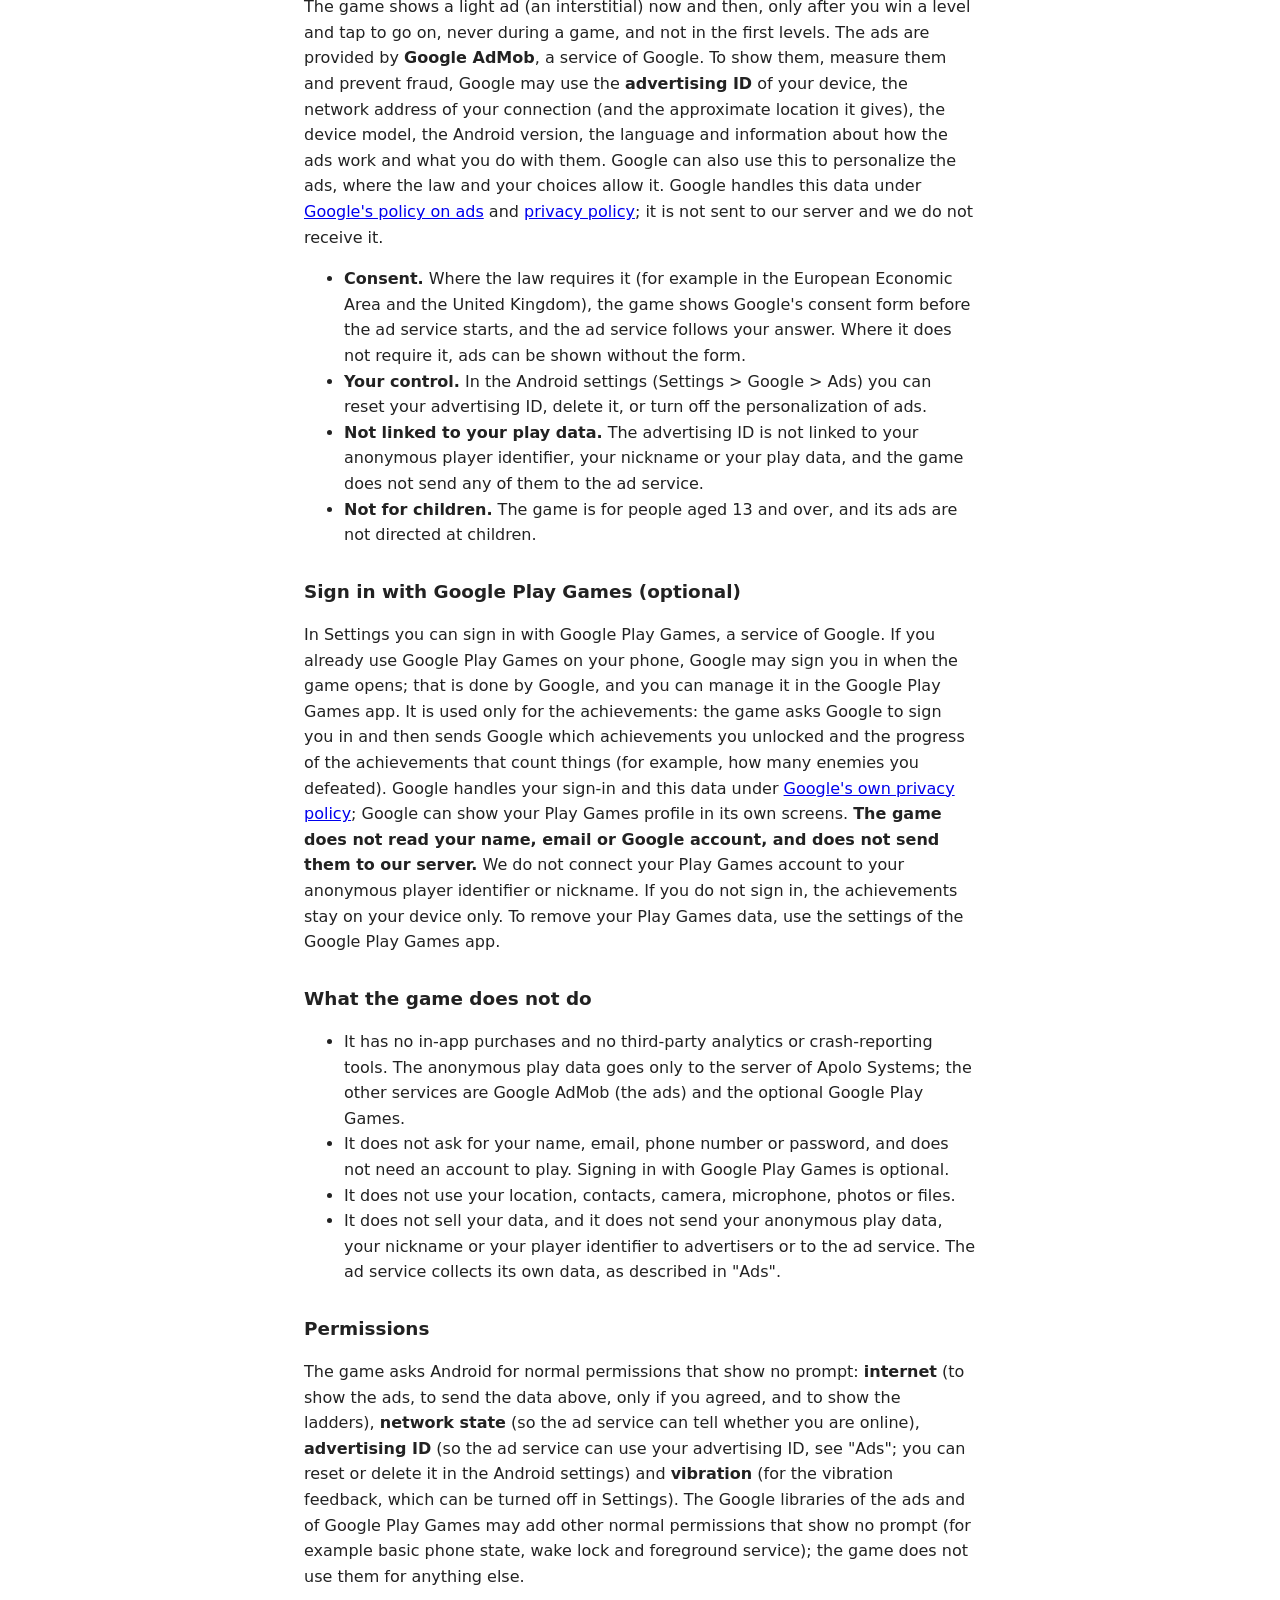
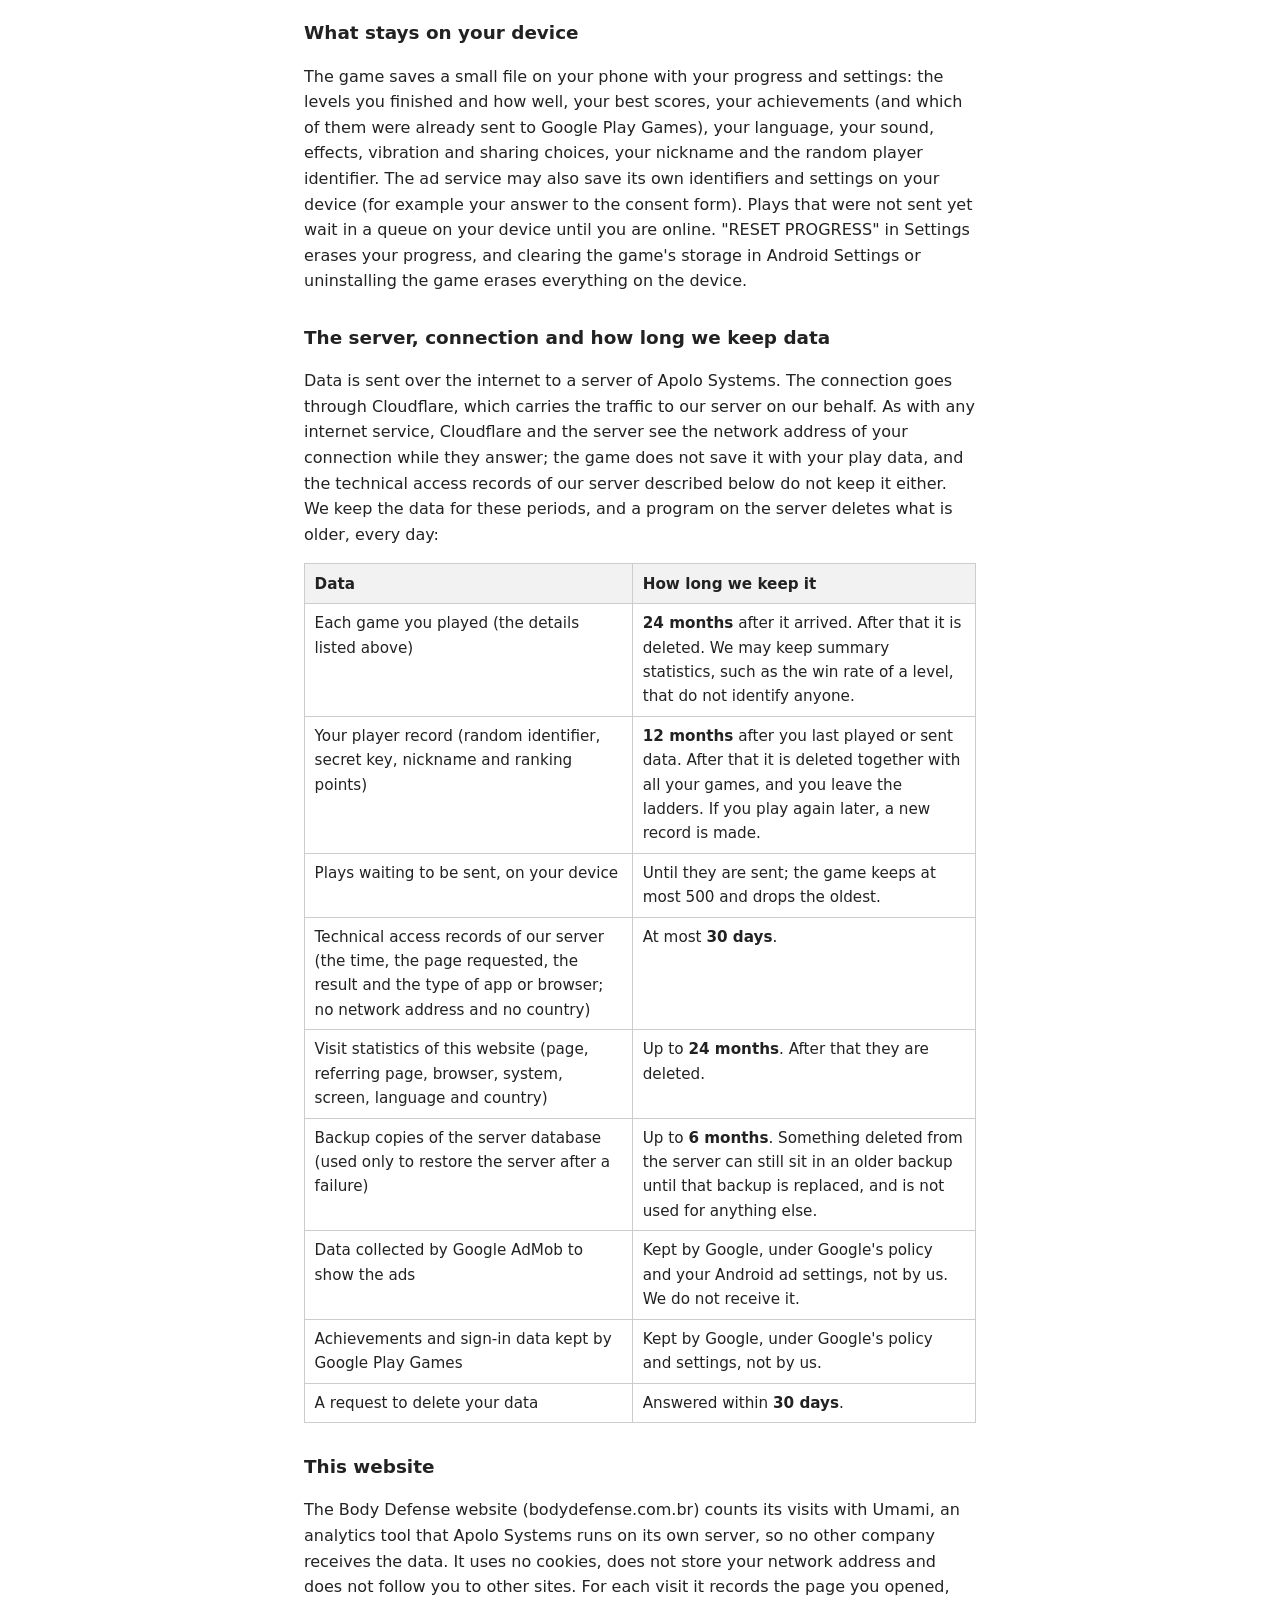
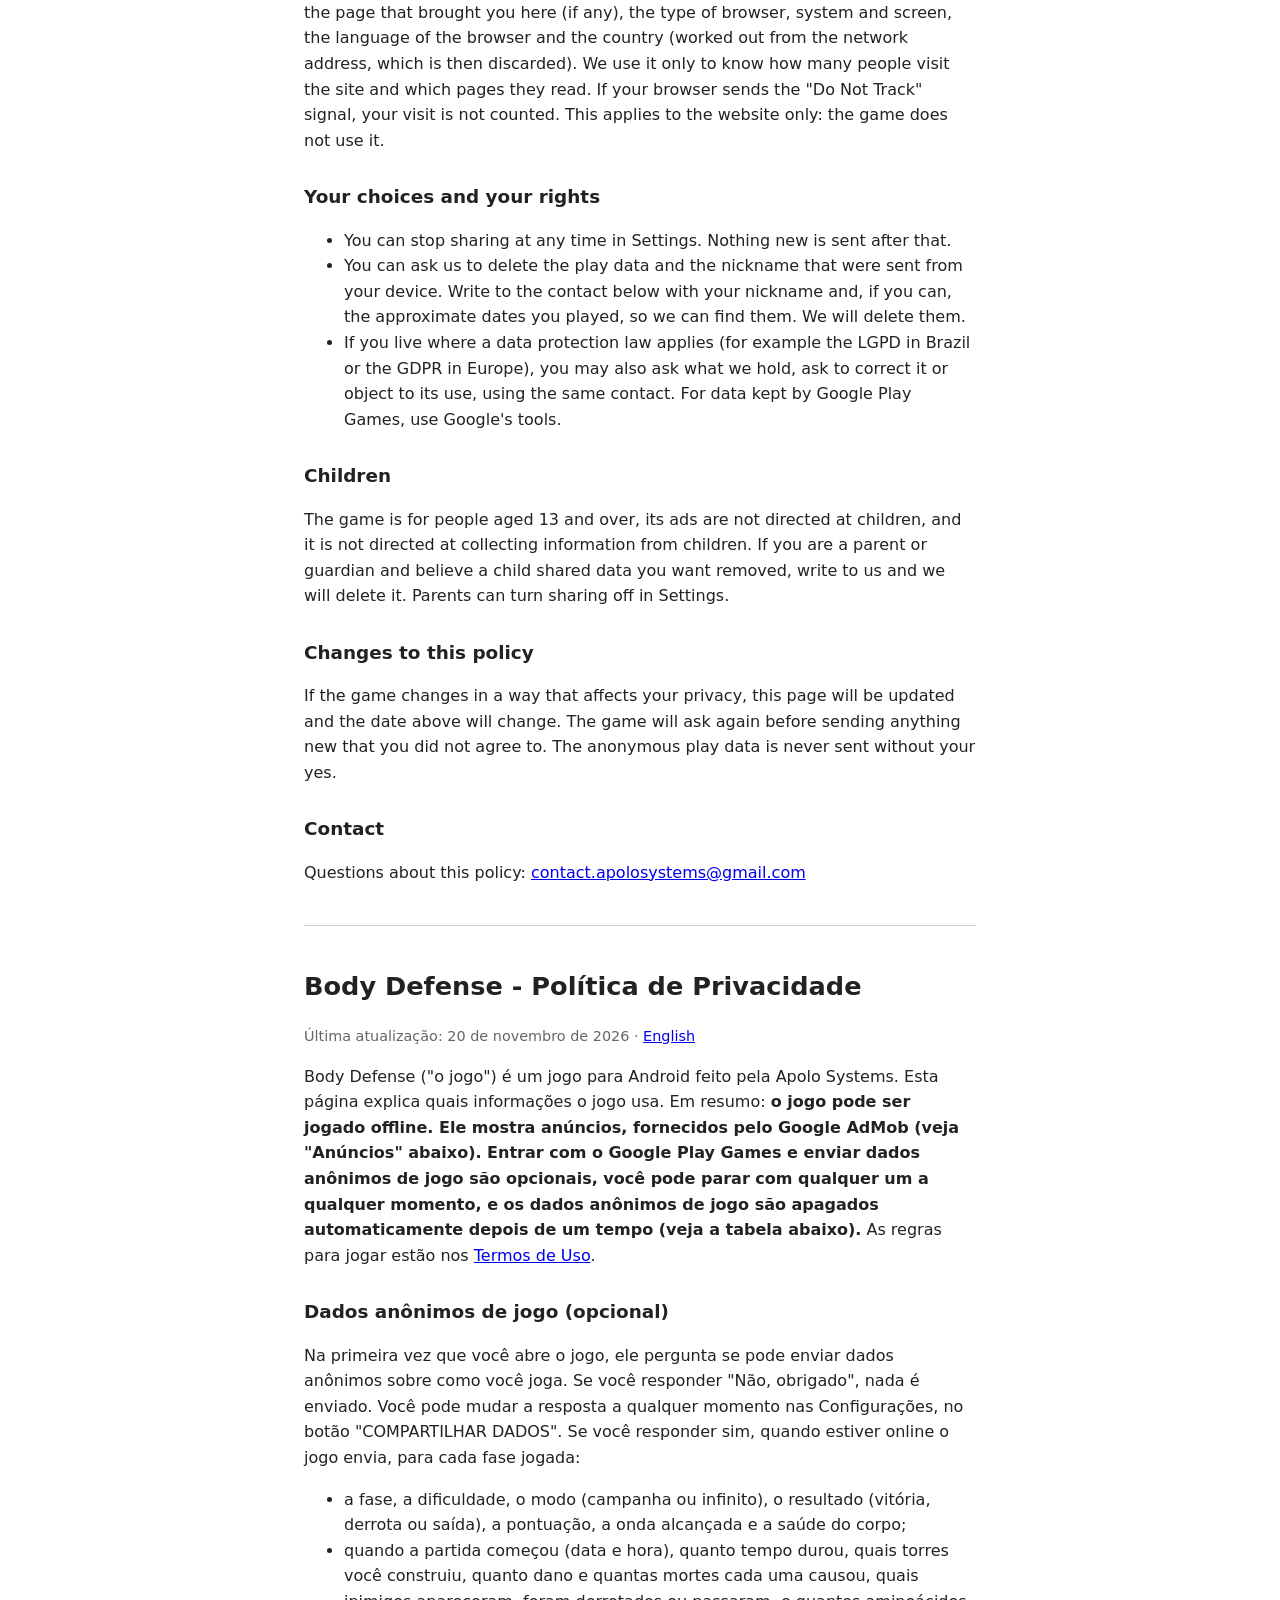
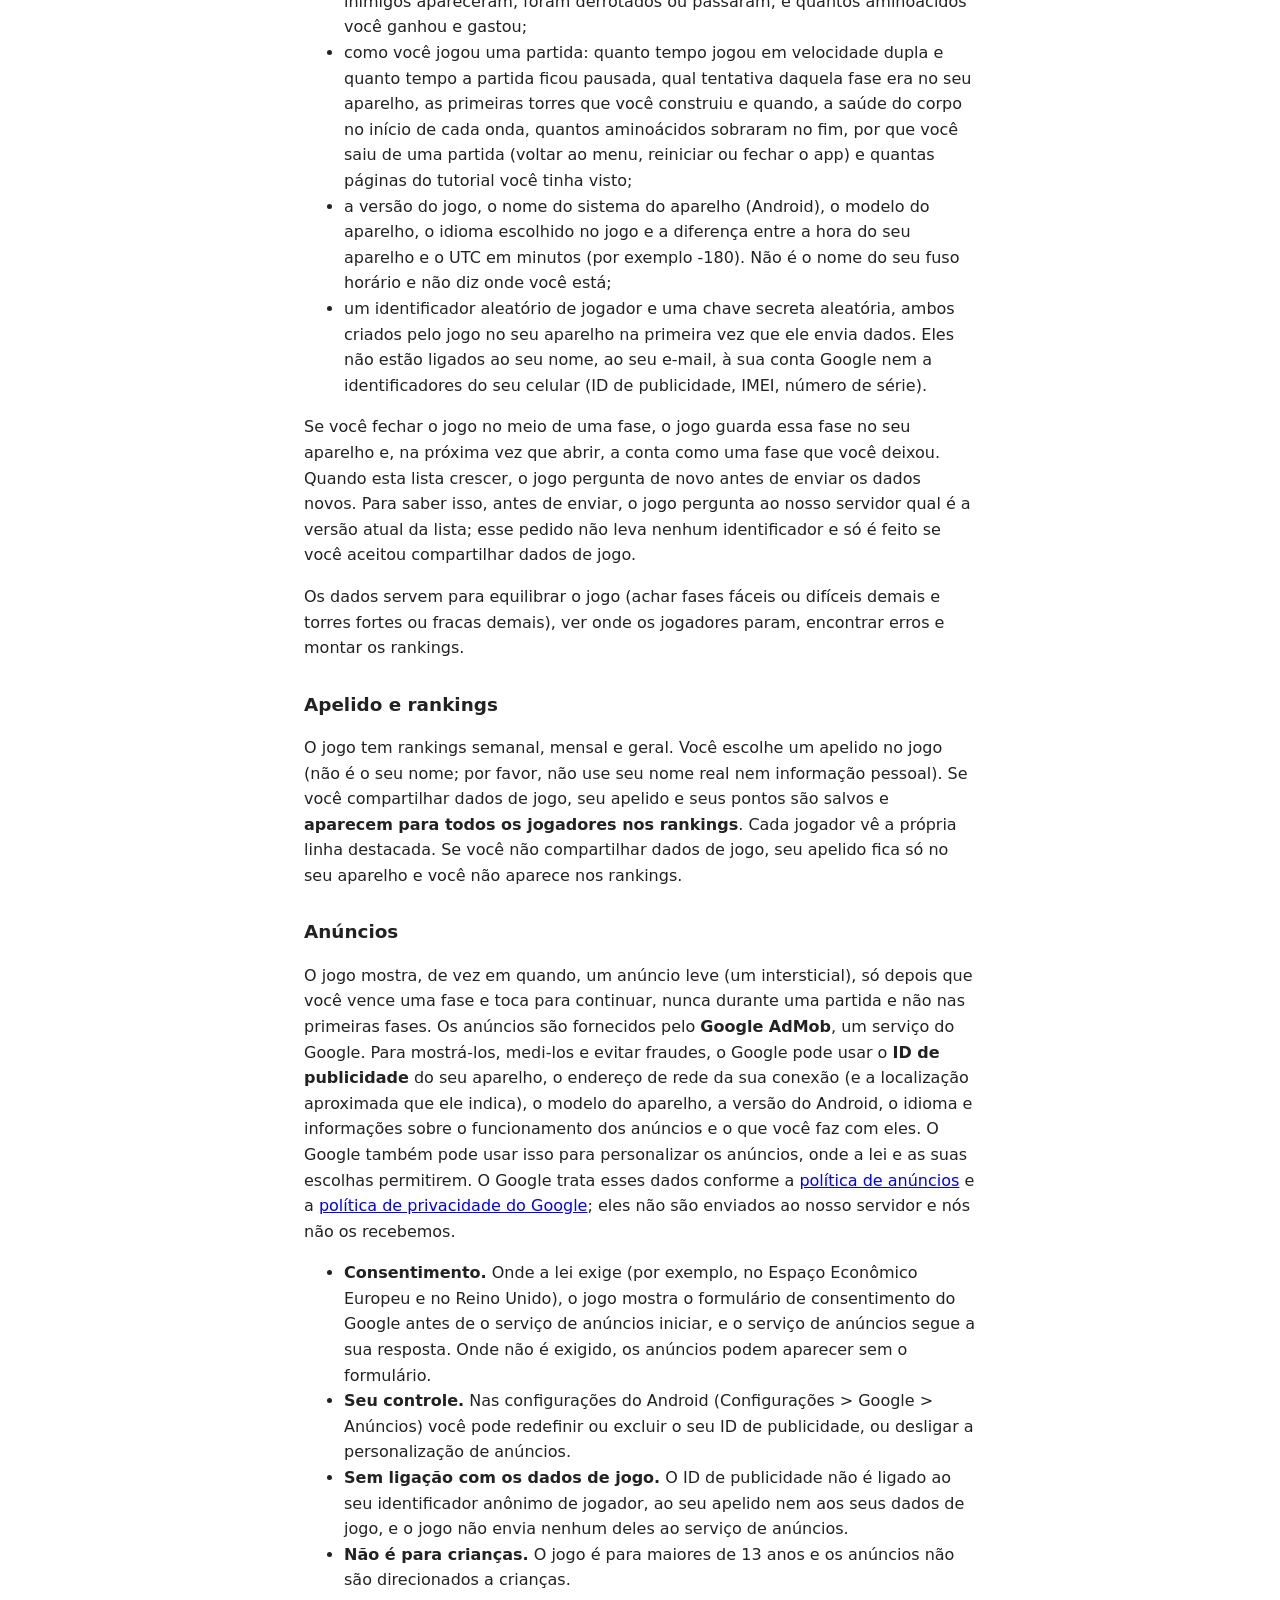
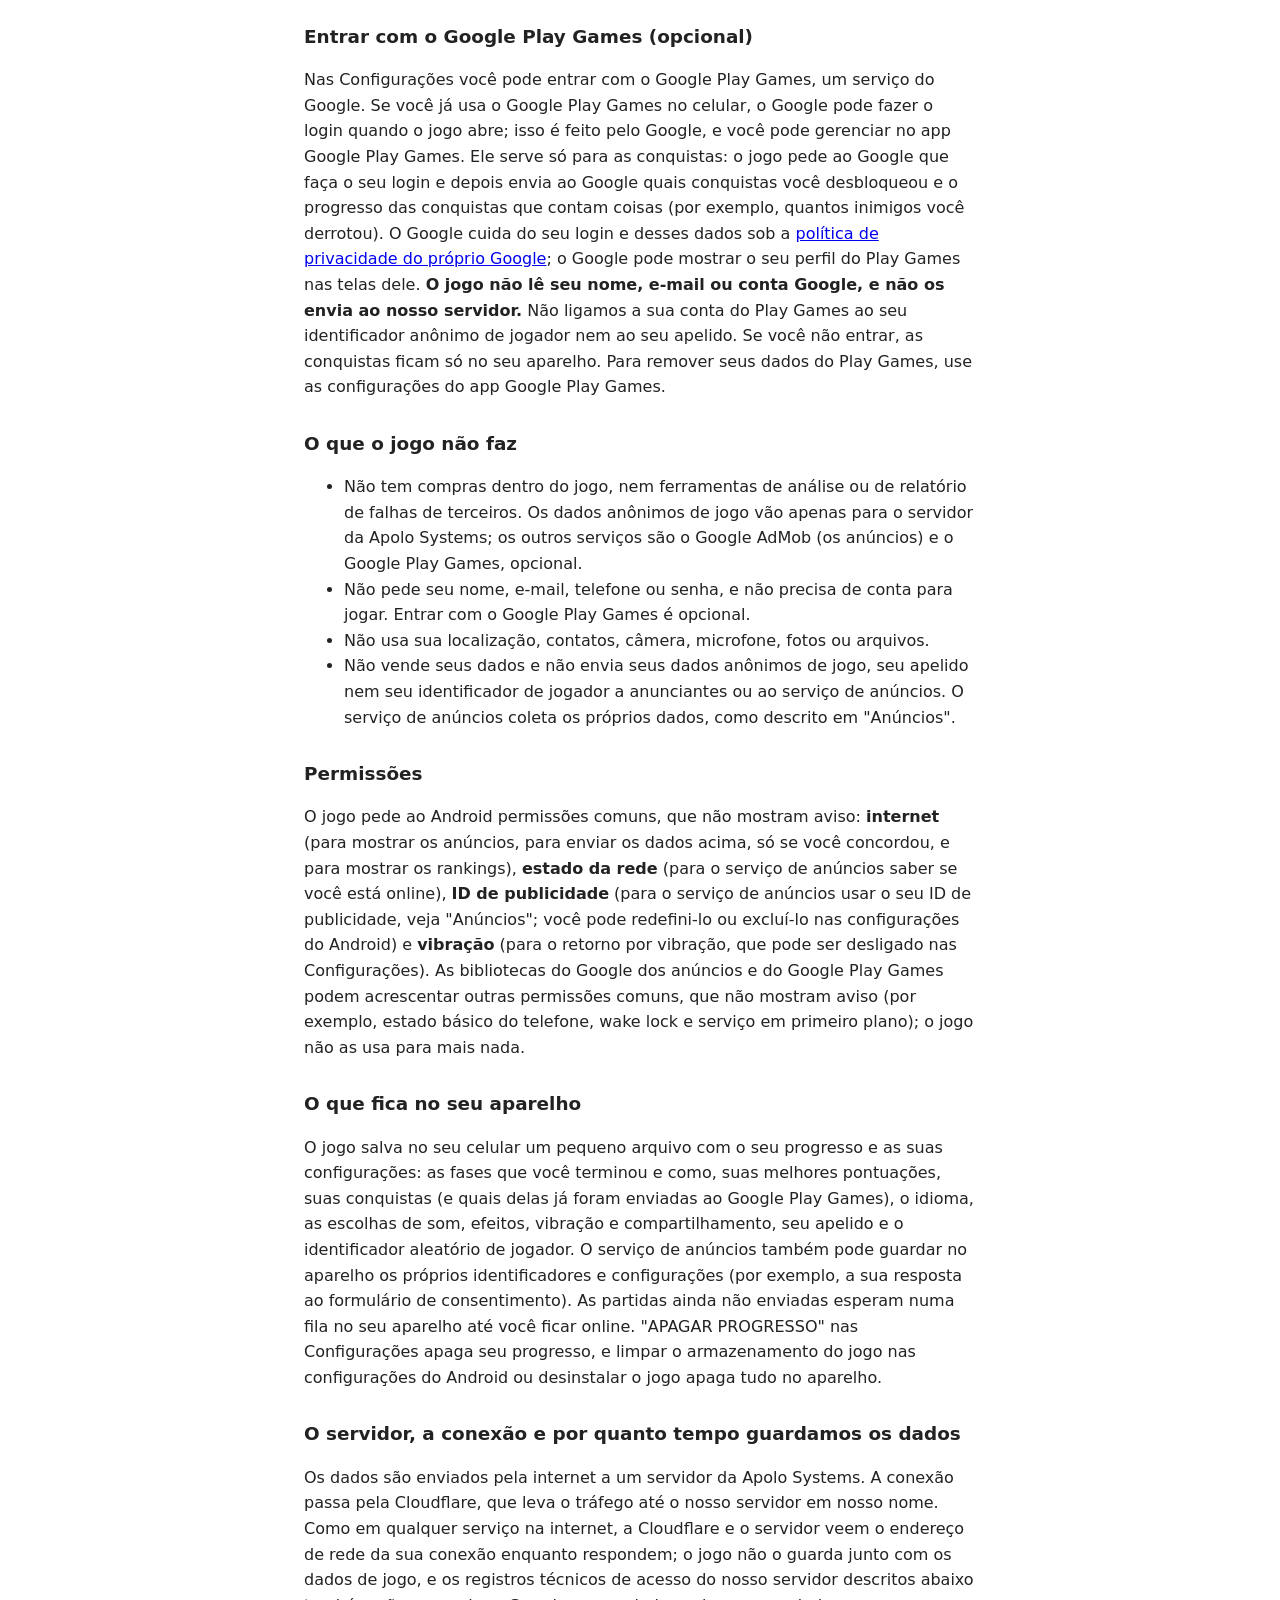
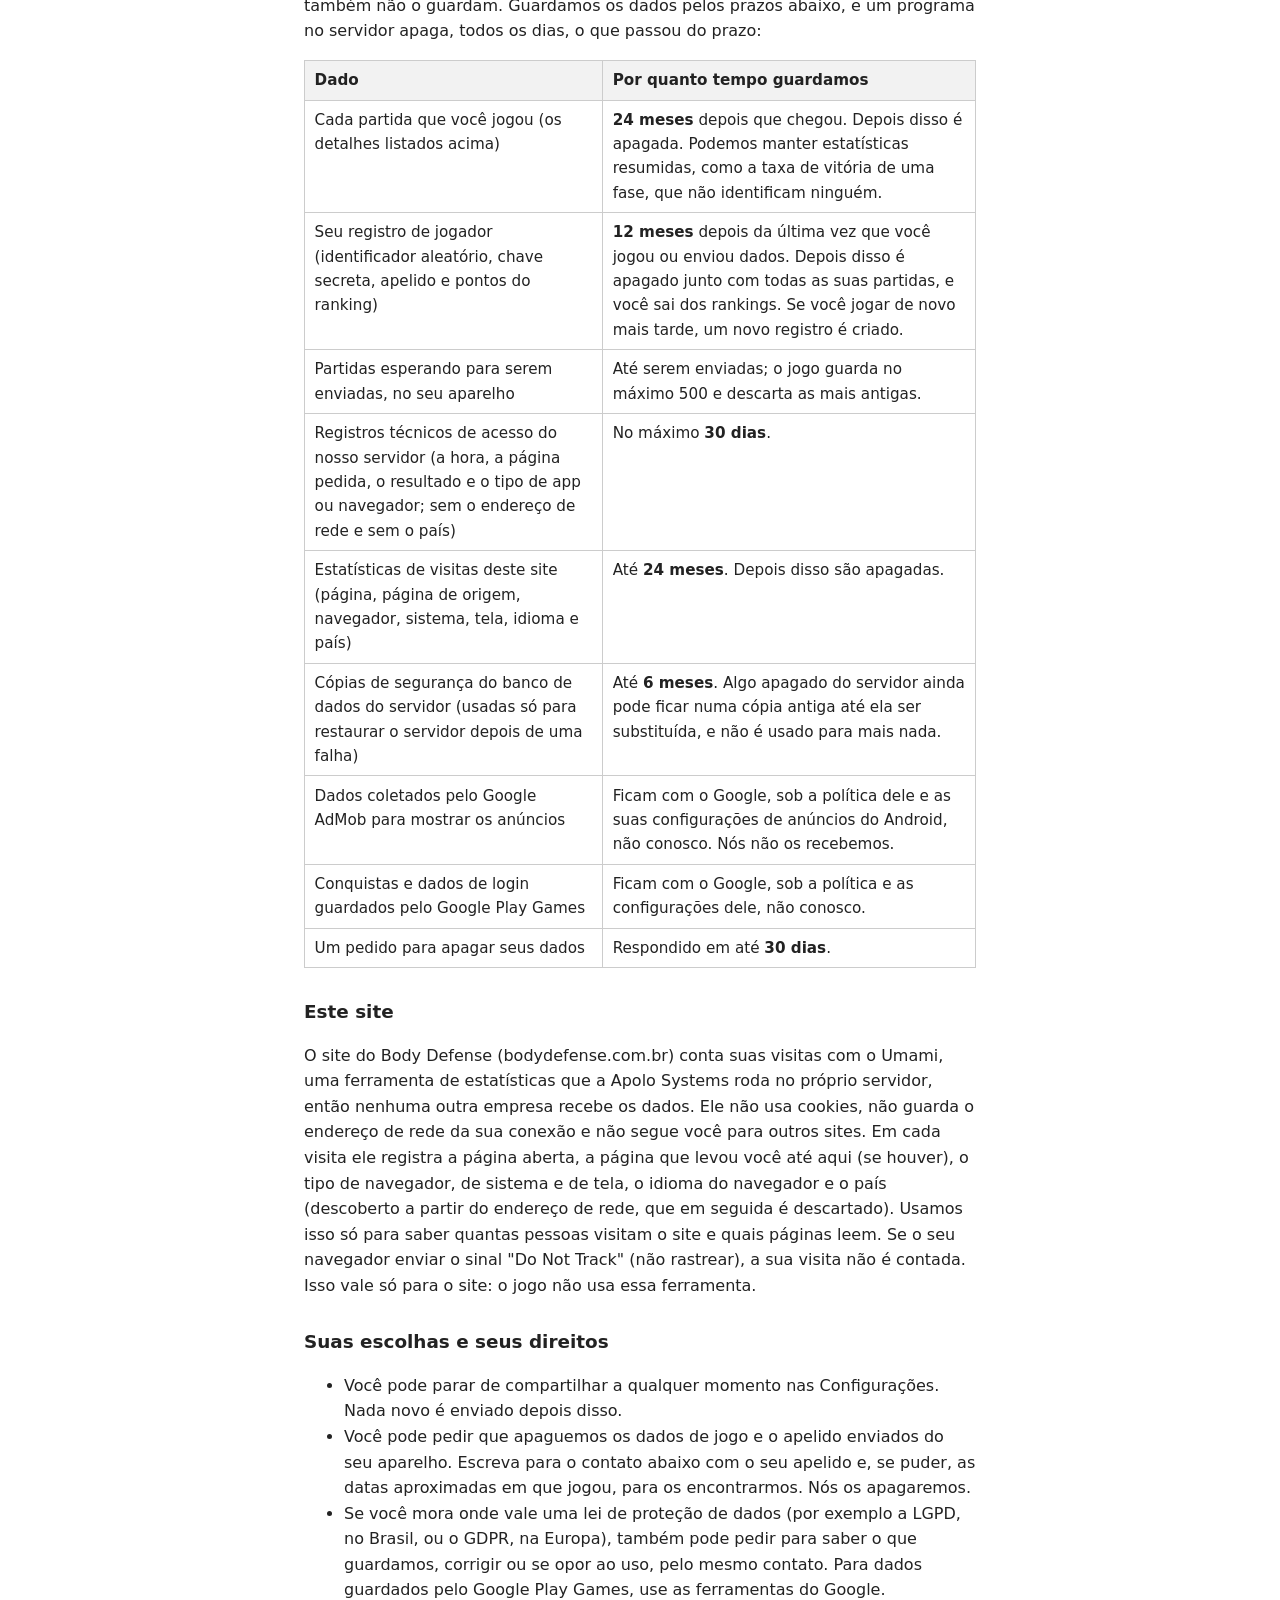
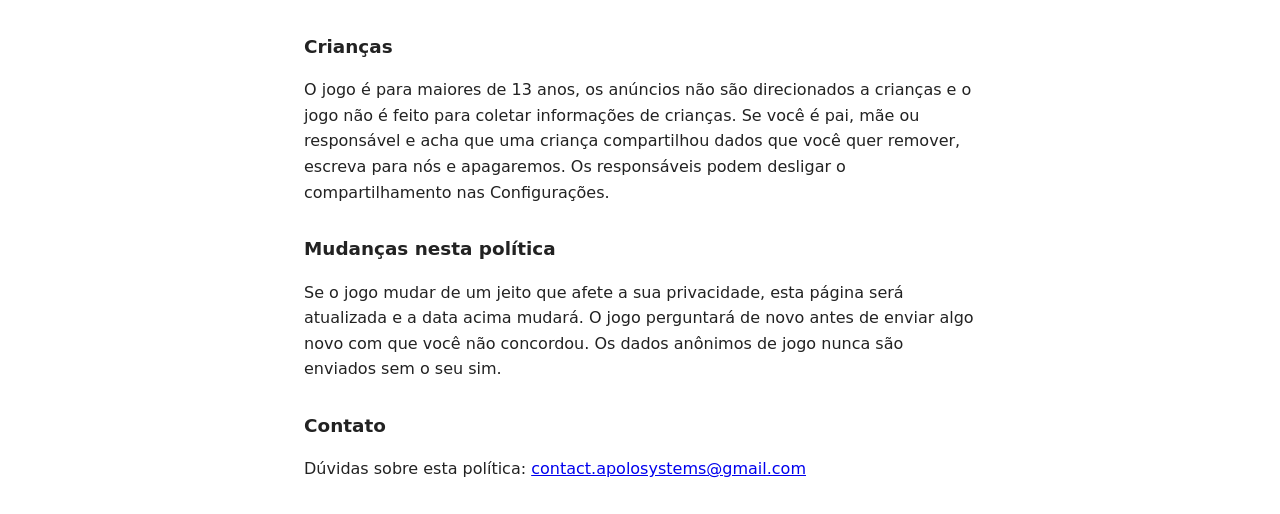
<file: privacy/index.html>
<!DOCTYPE html>
<html lang="en">
<head>
<meta charset="utf-8">
<meta name="viewport" content="width=device-width, initial-scale=1">
<title>Body Defense - Privacy Policy</title>
<meta name="description" content="Privacy policy of Body Defense, an Android tower defense game: what the game and this website use, how long data is kept, and your choices. English and Portuguese.">
<link rel="canonical" href="https://bodydefense.com.br/privacy/">
<meta name="theme-color" content="#241820">
<meta property="og:type" content="website">
<meta property="og:site_name" content="Body Defense">
<meta property="og:url" content="https://bodydefense.com.br/privacy/">
<meta property="og:title" content="Body Defense - Privacy Policy">
<meta property="og:description" content="Privacy policy of Body Defense, an Android tower defense game: what the game and this website use, how long data is kept, and your choices. English and Portuguese.">
<meta property="og:image" content="https://bodydefense.com.br/assets/body-defense/og-image.png">
<meta property="og:image:width" content="1200">
<meta property="og:image:height" content="630">
<meta property="og:image:alt" content="Body Defense: pixel-art immune cells facing viruses along a vein">
<meta name="twitter:card" content="summary_large_image">
<meta name="twitter:title" content="Body Defense - Privacy Policy">
<meta name="twitter:description" content="Privacy policy of Body Defense, an Android tower defense game: what the game and this website use, how long data is kept, and your choices. English and Portuguese.">
<meta name="twitter:image" content="https://bodydefense.com.br/assets/body-defense/og-image.png">
<meta name="twitter:image:alt" content="Body Defense: pixel-art immune cells facing viruses along a vein">
<link rel="icon" href="../favicon.ico" sizes="48x48">
<link rel="icon" type="image/png" href="../assets/body-defense/icon.png" sizes="512x512">
<link rel="apple-touch-icon" href="../assets/body-defense/apple-touch-icon.png">
<style>
	body { font-family: system-ui, sans-serif; line-height: 1.6; max-width: 42rem; margin: 2rem auto; padding: 0 1rem; color: #222; }
	h1 { font-size: 1.6rem; }
	h2 { font-size: 1.15rem; margin-top: 1.8rem; }
	hr { margin: 2.5rem 0; border: 0; border-top: 1px solid #ccc; }
	.date { color: #666; font-size: 0.9rem; }
	table { border-collapse: collapse; width: 100%; font-size: 0.95rem; }
	th, td { border: 1px solid #ccc; padding: 0.45rem 0.6rem; text-align: left; vertical-align: top; }
	th { background: #f2f2f2; }
</style>
<script defer src="https://umami.pkbattle.com.br/script.js" data-website-id="679bab25-2285-4114-9a81-084cf58274c1" data-domains="bodydefense.com.br" data-do-not-track="true"></script>
</head>
<body id="top">
<p><a href="../">&larr; Body Defense</a> &middot; <a href="../terms/">Terms of use</a></p>

<h1>Body Defense - Privacy Policy</h1>
<p class="date">Last updated: November 20, 2026 · <a href="#pt">Português</a></p>

<p>Body Defense ("the game") is an Android game made by Apolo Systems. This page explains what information the game uses. In short: <strong>the game can be played offline. It shows ads, provided by Google AdMob (see "Ads" below). Signing in with Google Play Games and sending anonymous play data are both optional, you can stop either at any time, and the anonymous play data is deleted automatically after a while (see the table below).</strong> The rules for playing are in the <a href="../terms/">Terms of Use</a>.</p>

<h2>Anonymous play data (optional)</h2>
<p>The first time you open the game it asks whether it may send anonymous data about how you play. If you answer "No, thanks", nothing is sent. You can change the answer at any time in Settings, with the "SHARE PLAY DATA" button. If you answer yes, then when you are online the game sends, for each level you play:</p>
<ul>
	<li>the level, the difficulty, the mode (campaign or endless), the result (won, lost or left), the score, the wave reached and the body health;</li>
	<li>when the game started (date and time) and how long it lasted, which towers you built, how much damage and how many kills each one made, which enemies appeared, were defeated or got through, and how many amino acids you earned and spent;</li>
	<li>how you played a game: how long you played at double speed and how long the game was paused, which attempt of that level it was on your device, the first towers you built and when, the body health at the start of each wave, how many amino acids you had left at the end, why you left a game (back to the menu, restart or closing the app) and how many pages of the tutorial you had seen;</li>
	<li>the game version, the device's operating system name (Android), the device model, the language you chose in the game and the difference between your device's time and UTC in minutes (for example -180). It is not the name of your time zone and it does not tell where you are;</li>
	<li>a random player identifier and a random secret key, both made by the game on your device the first time it sends data. They are not linked to your name, your email, your Google account or your phone's own identifiers (advertising ID, IMEI, serial number).</li>
</ul>
<p>If you close the game in the middle of a level, the game keeps that level on your device and, the next time it opens, counts it as a level you left. When this list grows, the game asks you again before it sends the new data. To know this, before sending, the game asks our server which version of the list is current; this request carries no identifier and is made only if you agreed to share play data.</p>
<p>The data is used to balance the game (to find levels that are too easy or too hard and towers that are too strong or too weak), to see where players stop, to find mistakes, and to build the ladders (rankings).</p>

<h2>Nickname and ladders</h2>
<p>The game has weekly, monthly and all-time ladders. You choose a nickname in the game (it is not your name; please do not use your real name or any personal information). If you share play data, your nickname and your points are saved and <strong>shown to all players in the ladders</strong>. Each player sees their own line highlighted. If you do not share play data, your nickname stays on your device and you do not appear in the ladders.</p>

<h2>Ads</h2>
<p>The game shows a light ad (an interstitial) now and then, only after you win a level and tap to go on, never during a game, and not in the first levels. The ads are provided by <strong>Google AdMob</strong>, a service of Google. To show them, measure them and prevent fraud, Google may use the <strong>advertising ID</strong> of your device, the network address of your connection (and the approximate location it gives), the device model, the Android version, the language and information about how the ads work and what you do with them. Google can also use this to personalize the ads, where the law and your choices allow it. Google handles this data under <a href="https://policies.google.com/technologies/ads">Google's policy on ads</a> and <a href="https://policies.google.com/privacy">privacy policy</a>; it is not sent to our server and we do not receive it.</p>
<ul>
	<li><strong>Consent.</strong> Where the law requires it (for example in the European Economic Area and the United Kingdom), the game shows Google's consent form before the ad service starts, and the ad service follows your answer. Where it does not require it, ads can be shown without the form.</li>
	<li><strong>Your control.</strong> In the Android settings (Settings &gt; Google &gt; Ads) you can reset your advertising ID, delete it, or turn off the personalization of ads.</li>
	<li><strong>Not linked to your play data.</strong> The advertising ID is not linked to your anonymous player identifier, your nickname or your play data, and the game does not send any of them to the ad service.</li>
	<li><strong>Not for children.</strong> The game is for people aged 13 and over, and its ads are not directed at children.</li>
</ul>

<h2>Sign in with Google Play Games (optional)</h2>
<p>In Settings you can sign in with Google Play Games, a service of Google. If you already use Google Play Games on your phone, Google may sign you in when the game opens; that is done by Google, and you can manage it in the Google Play Games app. It is used only for the achievements: the game asks Google to sign you in and then sends Google which achievements you unlocked and the progress of the achievements that count things (for example, how many enemies you defeated). Google handles your sign-in and this data under <a href="https://policies.google.com/privacy">Google's own privacy policy</a>; Google can show your Play Games profile in its own screens. <strong>The game does not read your name, email or Google account, and does not send them to our server.</strong> We do not connect your Play Games account to your anonymous player identifier or nickname. If you do not sign in, the achievements stay on your device only. To remove your Play Games data, use the settings of the Google Play Games app.</p>

<h2>What the game does not do</h2>
<ul>
	<li>It has no in-app purchases and no third-party analytics or crash-reporting tools. The anonymous play data goes only to the server of Apolo Systems; the other services are Google AdMob (the ads) and the optional Google Play Games.</li>
	<li>It does not ask for your name, email, phone number or password, and does not need an account to play. Signing in with Google Play Games is optional.</li>
	<li>It does not use your location, contacts, camera, microphone, photos or files.</li>
	<li>It does not sell your data, and it does not send your anonymous play data, your nickname or your player identifier to advertisers or to the ad service. The ad service collects its own data, as described in "Ads".</li>
</ul>

<h2>Permissions</h2>
<p>The game asks Android for normal permissions that show no prompt: <strong>internet</strong> (to show the ads, to send the data above, only if you agreed, and to show the ladders), <strong>network state</strong> (so the ad service can tell whether you are online), <strong>advertising ID</strong> (so the ad service can use your advertising ID, see "Ads"; you can reset or delete it in the Android settings) and <strong>vibration</strong> (for the vibration feedback, which can be turned off in Settings). The Google libraries of the ads and of Google Play Games may add other normal permissions that show no prompt (for example basic phone state, wake lock and foreground service); the game does not use them for anything else.</p>

<h2>What stays on your device</h2>
<p>The game saves a small file on your phone with your progress and settings: the levels you finished and how well, your best scores, your achievements (and which of them were already sent to Google Play Games), your language, your sound, effects, vibration and sharing choices, your nickname and the random player identifier. The ad service may also save its own identifiers and settings on your device (for example your answer to the consent form). Plays that were not sent yet wait in a queue on your device until you are online. "RESET PROGRESS" in Settings erases your progress, and clearing the game's storage in Android Settings or uninstalling the game erases everything on the device.</p>

<h2>The server, connection and how long we keep data</h2>
<p>Data is sent over the internet to a server of Apolo Systems. The connection goes through Cloudflare, which carries the traffic to our server on our behalf. As with any internet service, Cloudflare and the server see the network address of your connection while they answer; the game does not save it with your play data, and the technical access records of our server described below do not keep it either. We keep the data for these periods, and a program on the server deletes what is older, every day:</p>
<table>
	<tr><th>Data</th><th>How long we keep it</th></tr>
	<tr><td>Each game you played (the details listed above)</td><td><strong>24 months</strong> after it arrived. After that it is deleted. We may keep summary statistics, such as the win rate of a level, that do not identify anyone.</td></tr>
	<tr><td>Your player record (random identifier, secret key, nickname and ranking points)</td><td><strong>12 months</strong> after you last played or sent data. After that it is deleted together with all your games, and you leave the ladders. If you play again later, a new record is made.</td></tr>
	<tr><td>Plays waiting to be sent, on your device</td><td>Until they are sent; the game keeps at most 500 and drops the oldest.</td></tr>
	<tr><td>Technical access records of our server (the time, the page requested, the result and the type of app or browser; no network address and no country)</td><td>At most <strong>30 days</strong>.</td></tr>
	<tr><td>Visit statistics of this website (page, referring page, browser, system, screen, language and country)</td><td>Up to <strong>24 months</strong>. After that they are deleted.</td></tr>
	<tr><td>Backup copies of the server database (used only to restore the server after a failure)</td><td>Up to <strong>6 months</strong>. Something deleted from the server can still sit in an older backup until that backup is replaced, and is not used for anything else.</td></tr>
	<tr><td>Data collected by Google AdMob to show the ads</td><td>Kept by Google, under Google's policy and your Android ad settings, not by us. We do not receive it.</td></tr>
	<tr><td>Achievements and sign-in data kept by Google Play Games</td><td>Kept by Google, under Google's policy and settings, not by us.</td></tr>
	<tr><td>A request to delete your data</td><td>Answered within <strong>30 days</strong>.</td></tr>
</table>

<h2>This website</h2>
<p>The Body Defense website (bodydefense.com.br) counts its visits with Umami, an analytics tool that Apolo Systems runs on its own server, so no other company receives the data. It uses no cookies, does not store your network address and does not follow you to other sites. For each visit it records the page you opened, the page that brought you here (if any), the type of browser, system and screen, the language of the browser and the country (worked out from the network address, which is then discarded). We use it only to know how many people visit the site and which pages they read. If your browser sends the "Do Not Track" signal, your visit is not counted. This applies to the website only: the game does not use it.</p>

<h2>Your choices and your rights</h2>
<ul>
	<li>You can stop sharing at any time in Settings. Nothing new is sent after that.</li>
	<li>You can ask us to delete the play data and the nickname that were sent from your device. Write to the contact below with your nickname and, if you can, the approximate dates you played, so we can find them. We will delete them.</li>
	<li>If you live where a data protection law applies (for example the LGPD in Brazil or the GDPR in Europe), you may also ask what we hold, ask to correct it or object to its use, using the same contact. For data kept by Google Play Games, use Google's tools.</li>
</ul>

<h2>Children</h2>
<p>The game is for people aged 13 and over, its ads are not directed at children, and it is not directed at collecting information from children. If you are a parent or guardian and believe a child shared data you want removed, write to us and we will delete it. Parents can turn sharing off in Settings.</p>

<h2>Changes to this policy</h2>
<p>If the game changes in a way that affects your privacy, this page will be updated and the date above will change. The game will ask again before sending anything new that you did not agree to. The anonymous play data is never sent without your yes.</p>

<h2>Contact</h2>
<p>Questions about this policy: <a href="mailto:contact.apolosystems@gmail.com">contact.apolosystems@gmail.com</a></p>

<hr id="pt">

<h1>Body Defense - Política de Privacidade</h1>
<p class="date">Última atualização: 20 de novembro de 2026 · <a href="#top">English</a></p>

<p>Body Defense ("o jogo") é um jogo para Android feito pela Apolo Systems. Esta página explica quais informações o jogo usa. Em resumo: <strong>o jogo pode ser jogado offline. Ele mostra anúncios, fornecidos pelo Google AdMob (veja "Anúncios" abaixo). Entrar com o Google Play Games e enviar dados anônimos de jogo são opcionais, você pode parar com qualquer um a qualquer momento, e os dados anônimos de jogo são apagados automaticamente depois de um tempo (veja a tabela abaixo).</strong> As regras para jogar estão nos <a href="../terms/#pt">Termos de Uso</a>.</p>

<h2>Dados anônimos de jogo (opcional)</h2>
<p>Na primeira vez que você abre o jogo, ele pergunta se pode enviar dados anônimos sobre como você joga. Se você responder "Não, obrigado", nada é enviado. Você pode mudar a resposta a qualquer momento nas Configurações, no botão "COMPARTILHAR DADOS". Se você responder sim, quando estiver online o jogo envia, para cada fase jogada:</p>
<ul>
	<li>a fase, a dificuldade, o modo (campanha ou infinito), o resultado (vitória, derrota ou saída), a pontuação, a onda alcançada e a saúde do corpo;</li>
	<li>quando a partida começou (data e hora), quanto tempo durou, quais torres você construiu, quanto dano e quantas mortes cada uma causou, quais inimigos apareceram, foram derrotados ou passaram, e quantos aminoácidos você ganhou e gastou;</li>
	<li>como você jogou uma partida: quanto tempo jogou em velocidade dupla e quanto tempo a partida ficou pausada, qual tentativa daquela fase era no seu aparelho, as primeiras torres que você construiu e quando, a saúde do corpo no início de cada onda, quantos aminoácidos sobraram no fim, por que você saiu de uma partida (voltar ao menu, reiniciar ou fechar o app) e quantas páginas do tutorial você tinha visto;</li>
	<li>a versão do jogo, o nome do sistema do aparelho (Android), o modelo do aparelho, o idioma escolhido no jogo e a diferença entre a hora do seu aparelho e o UTC em minutos (por exemplo -180). Não é o nome do seu fuso horário e não diz onde você está;</li>
	<li>um identificador aleatório de jogador e uma chave secreta aleatória, ambos criados pelo jogo no seu aparelho na primeira vez que ele envia dados. Eles não estão ligados ao seu nome, ao seu e-mail, à sua conta Google nem a identificadores do seu celular (ID de publicidade, IMEI, número de série).</li>
</ul>
<p>Se você fechar o jogo no meio de uma fase, o jogo guarda essa fase no seu aparelho e, na próxima vez que abrir, a conta como uma fase que você deixou. Quando esta lista crescer, o jogo pergunta de novo antes de enviar os dados novos. Para saber isso, antes de enviar, o jogo pergunta ao nosso servidor qual é a versão atual da lista; esse pedido não leva nenhum identificador e só é feito se você aceitou compartilhar dados de jogo.</p>
<p>Os dados servem para equilibrar o jogo (achar fases fáceis ou difíceis demais e torres fortes ou fracas demais), ver onde os jogadores param, encontrar erros e montar os rankings.</p>

<h2>Apelido e rankings</h2>
<p>O jogo tem rankings semanal, mensal e geral. Você escolhe um apelido no jogo (não é o seu nome; por favor, não use seu nome real nem informação pessoal). Se você compartilhar dados de jogo, seu apelido e seus pontos são salvos e <strong>aparecem para todos os jogadores nos rankings</strong>. Cada jogador vê a própria linha destacada. Se você não compartilhar dados de jogo, seu apelido fica só no seu aparelho e você não aparece nos rankings.</p>

<h2>Anúncios</h2>
<p>O jogo mostra, de vez em quando, um anúncio leve (um intersticial), só depois que você vence uma fase e toca para continuar, nunca durante uma partida e não nas primeiras fases. Os anúncios são fornecidos pelo <strong>Google AdMob</strong>, um serviço do Google. Para mostrá-los, medi-los e evitar fraudes, o Google pode usar o <strong>ID de publicidade</strong> do seu aparelho, o endereço de rede da sua conexão (e a localização aproximada que ele indica), o modelo do aparelho, a versão do Android, o idioma e informações sobre o funcionamento dos anúncios e o que você faz com eles. O Google também pode usar isso para personalizar os anúncios, onde a lei e as suas escolhas permitirem. O Google trata esses dados conforme a <a href="https://policies.google.com/technologies/ads">política de anúncios</a> e a <a href="https://policies.google.com/privacy">política de privacidade do Google</a>; eles não são enviados ao nosso servidor e nós não os recebemos.</p>
<ul>
	<li><strong>Consentimento.</strong> Onde a lei exige (por exemplo, no Espaço Econômico Europeu e no Reino Unido), o jogo mostra o formulário de consentimento do Google antes de o serviço de anúncios iniciar, e o serviço de anúncios segue a sua resposta. Onde não é exigido, os anúncios podem aparecer sem o formulário.</li>
	<li><strong>Seu controle.</strong> Nas configurações do Android (Configurações &gt; Google &gt; Anúncios) você pode redefinir ou excluir o seu ID de publicidade, ou desligar a personalização de anúncios.</li>
	<li><strong>Sem ligação com os dados de jogo.</strong> O ID de publicidade não é ligado ao seu identificador anônimo de jogador, ao seu apelido nem aos seus dados de jogo, e o jogo não envia nenhum deles ao serviço de anúncios.</li>
	<li><strong>Não é para crianças.</strong> O jogo é para maiores de 13 anos e os anúncios não são direcionados a crianças.</li>
</ul>

<h2>Entrar com o Google Play Games (opcional)</h2>
<p>Nas Configurações você pode entrar com o Google Play Games, um serviço do Google. Se você já usa o Google Play Games no celular, o Google pode fazer o login quando o jogo abre; isso é feito pelo Google, e você pode gerenciar no app Google Play Games. Ele serve só para as conquistas: o jogo pede ao Google que faça o seu login e depois envia ao Google quais conquistas você desbloqueou e o progresso das conquistas que contam coisas (por exemplo, quantos inimigos você derrotou). O Google cuida do seu login e desses dados sob a <a href="https://policies.google.com/privacy?hl=pt-BR">política de privacidade do próprio Google</a>; o Google pode mostrar o seu perfil do Play Games nas telas dele. <strong>O jogo não lê seu nome, e-mail ou conta Google, e não os envia ao nosso servidor.</strong> Não ligamos a sua conta do Play Games ao seu identificador anônimo de jogador nem ao seu apelido. Se você não entrar, as conquistas ficam só no seu aparelho. Para remover seus dados do Play Games, use as configurações do app Google Play Games.</p>

<h2>O que o jogo não faz</h2>
<ul>
	<li>Não tem compras dentro do jogo, nem ferramentas de análise ou de relatório de falhas de terceiros. Os dados anônimos de jogo vão apenas para o servidor da Apolo Systems; os outros serviços são o Google AdMob (os anúncios) e o Google Play Games, opcional.</li>
	<li>Não pede seu nome, e-mail, telefone ou senha, e não precisa de conta para jogar. Entrar com o Google Play Games é opcional.</li>
	<li>Não usa sua localização, contatos, câmera, microfone, fotos ou arquivos.</li>
	<li>Não vende seus dados e não envia seus dados anônimos de jogo, seu apelido nem seu identificador de jogador a anunciantes ou ao serviço de anúncios. O serviço de anúncios coleta os próprios dados, como descrito em "Anúncios".</li>
</ul>

<h2>Permissões</h2>
<p>O jogo pede ao Android permissões comuns, que não mostram aviso: <strong>internet</strong> (para mostrar os anúncios, para enviar os dados acima, só se você concordou, e para mostrar os rankings), <strong>estado da rede</strong> (para o serviço de anúncios saber se você está online), <strong>ID de publicidade</strong> (para o serviço de anúncios usar o seu ID de publicidade, veja "Anúncios"; você pode redefini-lo ou excluí-lo nas configurações do Android) e <strong>vibração</strong> (para o retorno por vibração, que pode ser desligado nas Configurações). As bibliotecas do Google dos anúncios e do Google Play Games podem acrescentar outras permissões comuns, que não mostram aviso (por exemplo, estado básico do telefone, wake lock e serviço em primeiro plano); o jogo não as usa para mais nada.</p>

<h2>O que fica no seu aparelho</h2>
<p>O jogo salva no seu celular um pequeno arquivo com o seu progresso e as suas configurações: as fases que você terminou e como, suas melhores pontuações, suas conquistas (e quais delas já foram enviadas ao Google Play Games), o idioma, as escolhas de som, efeitos, vibração e compartilhamento, seu apelido e o identificador aleatório de jogador. O serviço de anúncios também pode guardar no aparelho os próprios identificadores e configurações (por exemplo, a sua resposta ao formulário de consentimento). As partidas ainda não enviadas esperam numa fila no seu aparelho até você ficar online. "APAGAR PROGRESSO" nas Configurações apaga seu progresso, e limpar o armazenamento do jogo nas configurações do Android ou desinstalar o jogo apaga tudo no aparelho.</p>

<h2>O servidor, a conexão e por quanto tempo guardamos os dados</h2>
<p>Os dados são enviados pela internet a um servidor da Apolo Systems. A conexão passa pela Cloudflare, que leva o tráfego até o nosso servidor em nosso nome. Como em qualquer serviço na internet, a Cloudflare e o servidor veem o endereço de rede da sua conexão enquanto respondem; o jogo não o guarda junto com os dados de jogo, e os registros técnicos de acesso do nosso servidor descritos abaixo também não o guardam. Guardamos os dados pelos prazos abaixo, e um programa no servidor apaga, todos os dias, o que passou do prazo:</p>
<table>
	<tr><th>Dado</th><th>Por quanto tempo guardamos</th></tr>
	<tr><td>Cada partida que você jogou (os detalhes listados acima)</td><td><strong>24 meses</strong> depois que chegou. Depois disso é apagada. Podemos manter estatísticas resumidas, como a taxa de vitória de uma fase, que não identificam ninguém.</td></tr>
	<tr><td>Seu registro de jogador (identificador aleatório, chave secreta, apelido e pontos do ranking)</td><td><strong>12 meses</strong> depois da última vez que você jogou ou enviou dados. Depois disso é apagado junto com todas as suas partidas, e você sai dos rankings. Se você jogar de novo mais tarde, um novo registro é criado.</td></tr>
	<tr><td>Partidas esperando para serem enviadas, no seu aparelho</td><td>Até serem enviadas; o jogo guarda no máximo 500 e descarta as mais antigas.</td></tr>
	<tr><td>Registros técnicos de acesso do nosso servidor (a hora, a página pedida, o resultado e o tipo de app ou navegador; sem o endereço de rede e sem o país)</td><td>No máximo <strong>30 dias</strong>.</td></tr>
	<tr><td>Estatísticas de visitas deste site (página, página de origem, navegador, sistema, tela, idioma e país)</td><td>Até <strong>24 meses</strong>. Depois disso são apagadas.</td></tr>
	<tr><td>Cópias de segurança do banco de dados do servidor (usadas só para restaurar o servidor depois de uma falha)</td><td>Até <strong>6 meses</strong>. Algo apagado do servidor ainda pode ficar numa cópia antiga até ela ser substituída, e não é usado para mais nada.</td></tr>
	<tr><td>Dados coletados pelo Google AdMob para mostrar os anúncios</td><td>Ficam com o Google, sob a política dele e as suas configurações de anúncios do Android, não conosco. Nós não os recebemos.</td></tr>
	<tr><td>Conquistas e dados de login guardados pelo Google Play Games</td><td>Ficam com o Google, sob a política e as configurações dele, não conosco.</td></tr>
	<tr><td>Um pedido para apagar seus dados</td><td>Respondido em até <strong>30 dias</strong>.</td></tr>
</table>

<h2>Este site</h2>
<p>O site do Body Defense (bodydefense.com.br) conta suas visitas com o Umami, uma ferramenta de estatísticas que a Apolo Systems roda no próprio servidor, então nenhuma outra empresa recebe os dados. Ele não usa cookies, não guarda o endereço de rede da sua conexão e não segue você para outros sites. Em cada visita ele registra a página aberta, a página que levou você até aqui (se houver), o tipo de navegador, de sistema e de tela, o idioma do navegador e o país (descoberto a partir do endereço de rede, que em seguida é descartado). Usamos isso só para saber quantas pessoas visitam o site e quais páginas leem. Se o seu navegador enviar o sinal "Do Not Track" (não rastrear), a sua visita não é contada. Isso vale só para o site: o jogo não usa essa ferramenta.</p>

<h2>Suas escolhas e seus direitos</h2>
<ul>
	<li>Você pode parar de compartilhar a qualquer momento nas Configurações. Nada novo é enviado depois disso.</li>
	<li>Você pode pedir que apaguemos os dados de jogo e o apelido enviados do seu aparelho. Escreva para o contato abaixo com o seu apelido e, se puder, as datas aproximadas em que jogou, para os encontrarmos. Nós os apagaremos.</li>
	<li>Se você mora onde vale uma lei de proteção de dados (por exemplo a LGPD, no Brasil, ou o GDPR, na Europa), também pode pedir para saber o que guardamos, corrigir ou se opor ao uso, pelo mesmo contato. Para dados guardados pelo Google Play Games, use as ferramentas do Google.</li>
</ul>

<h2>Crianças</h2>
<p>O jogo é para maiores de 13 anos, os anúncios não são direcionados a crianças e o jogo não é feito para coletar informações de crianças. Se você é pai, mãe ou responsável e acha que uma criança compartilhou dados que você quer remover, escreva para nós e apagaremos. Os responsáveis podem desligar o compartilhamento nas Configurações.</p>

<h2>Mudanças nesta política</h2>
<p>Se o jogo mudar de um jeito que afete a sua privacidade, esta página será atualizada e a data acima mudará. O jogo perguntará de novo antes de enviar algo novo com que você não concordou. Os dados anônimos de jogo nunca são enviados sem o seu sim.</p>

<h2>Contato</h2>
<p>Dúvidas sobre esta política: <a href="mailto:contact.apolosystems@gmail.com">contact.apolosystems@gmail.com</a></p>

</body>
</html>
</file>
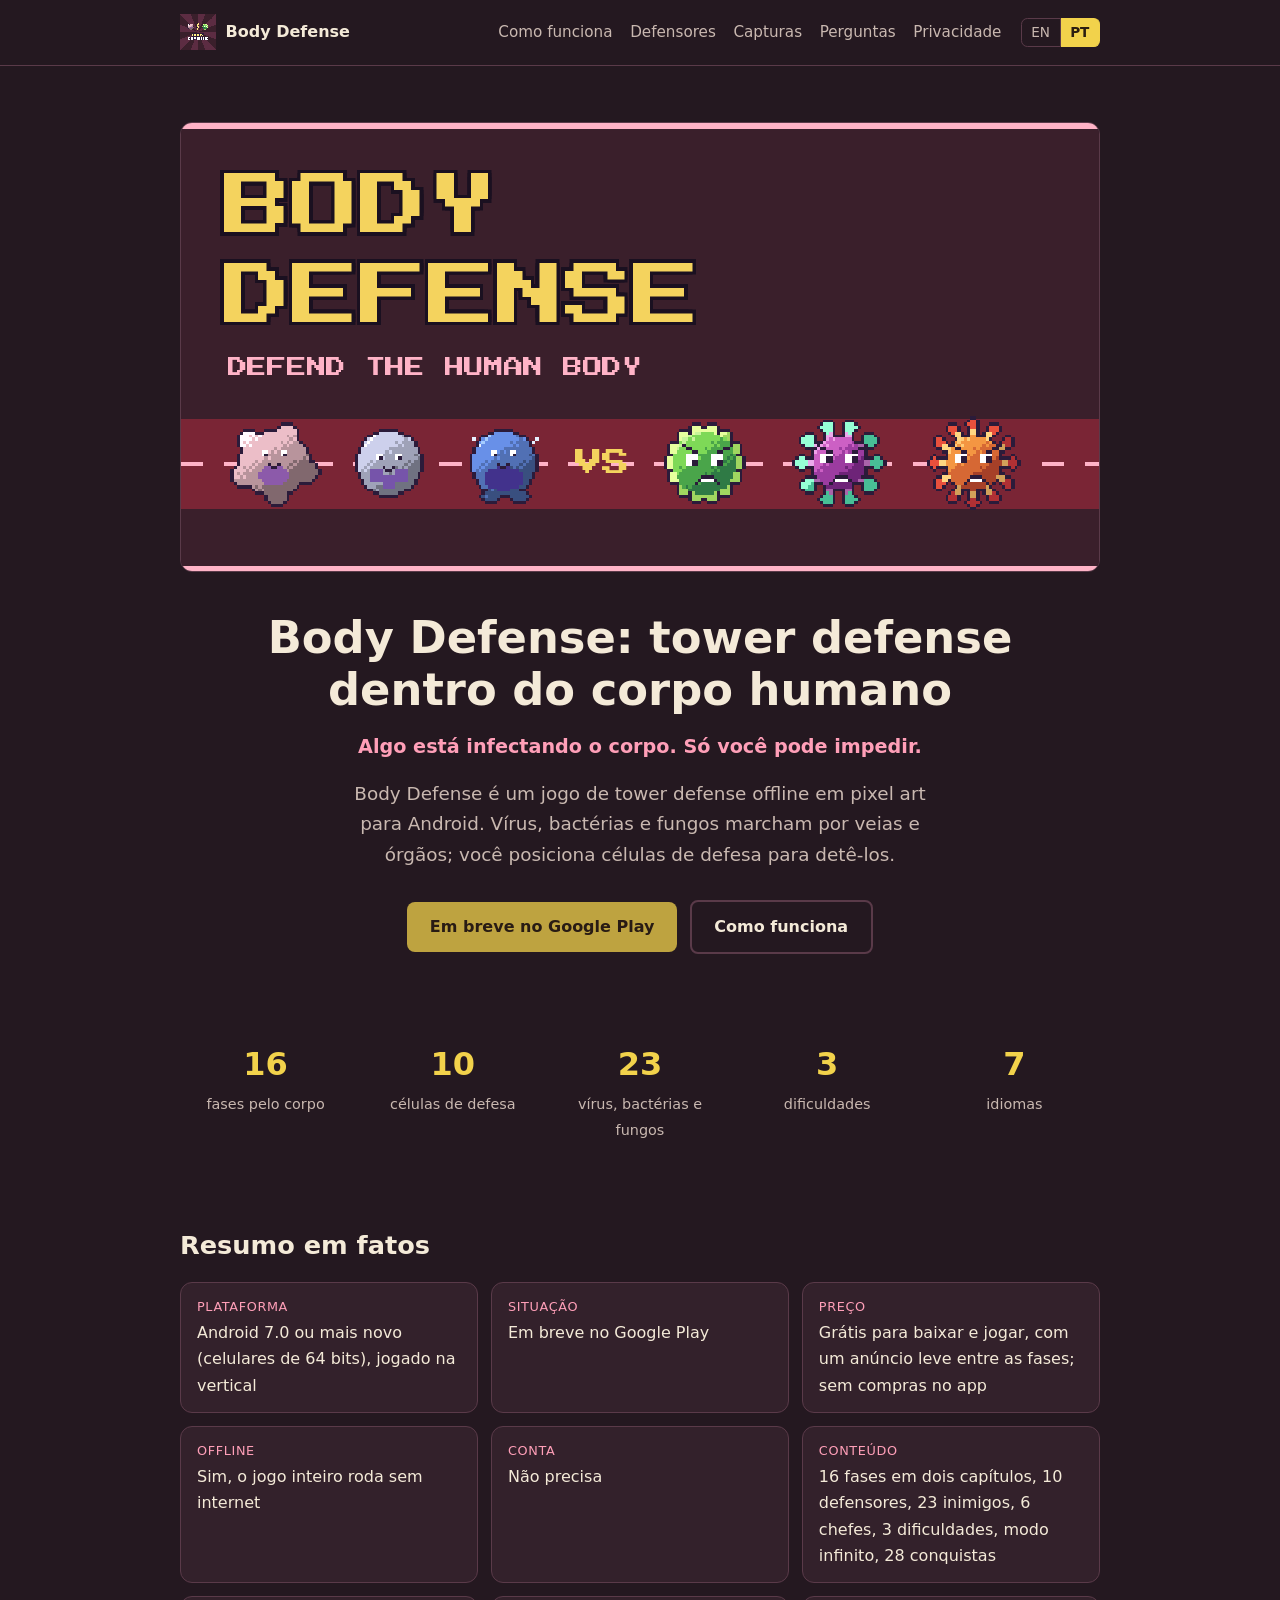
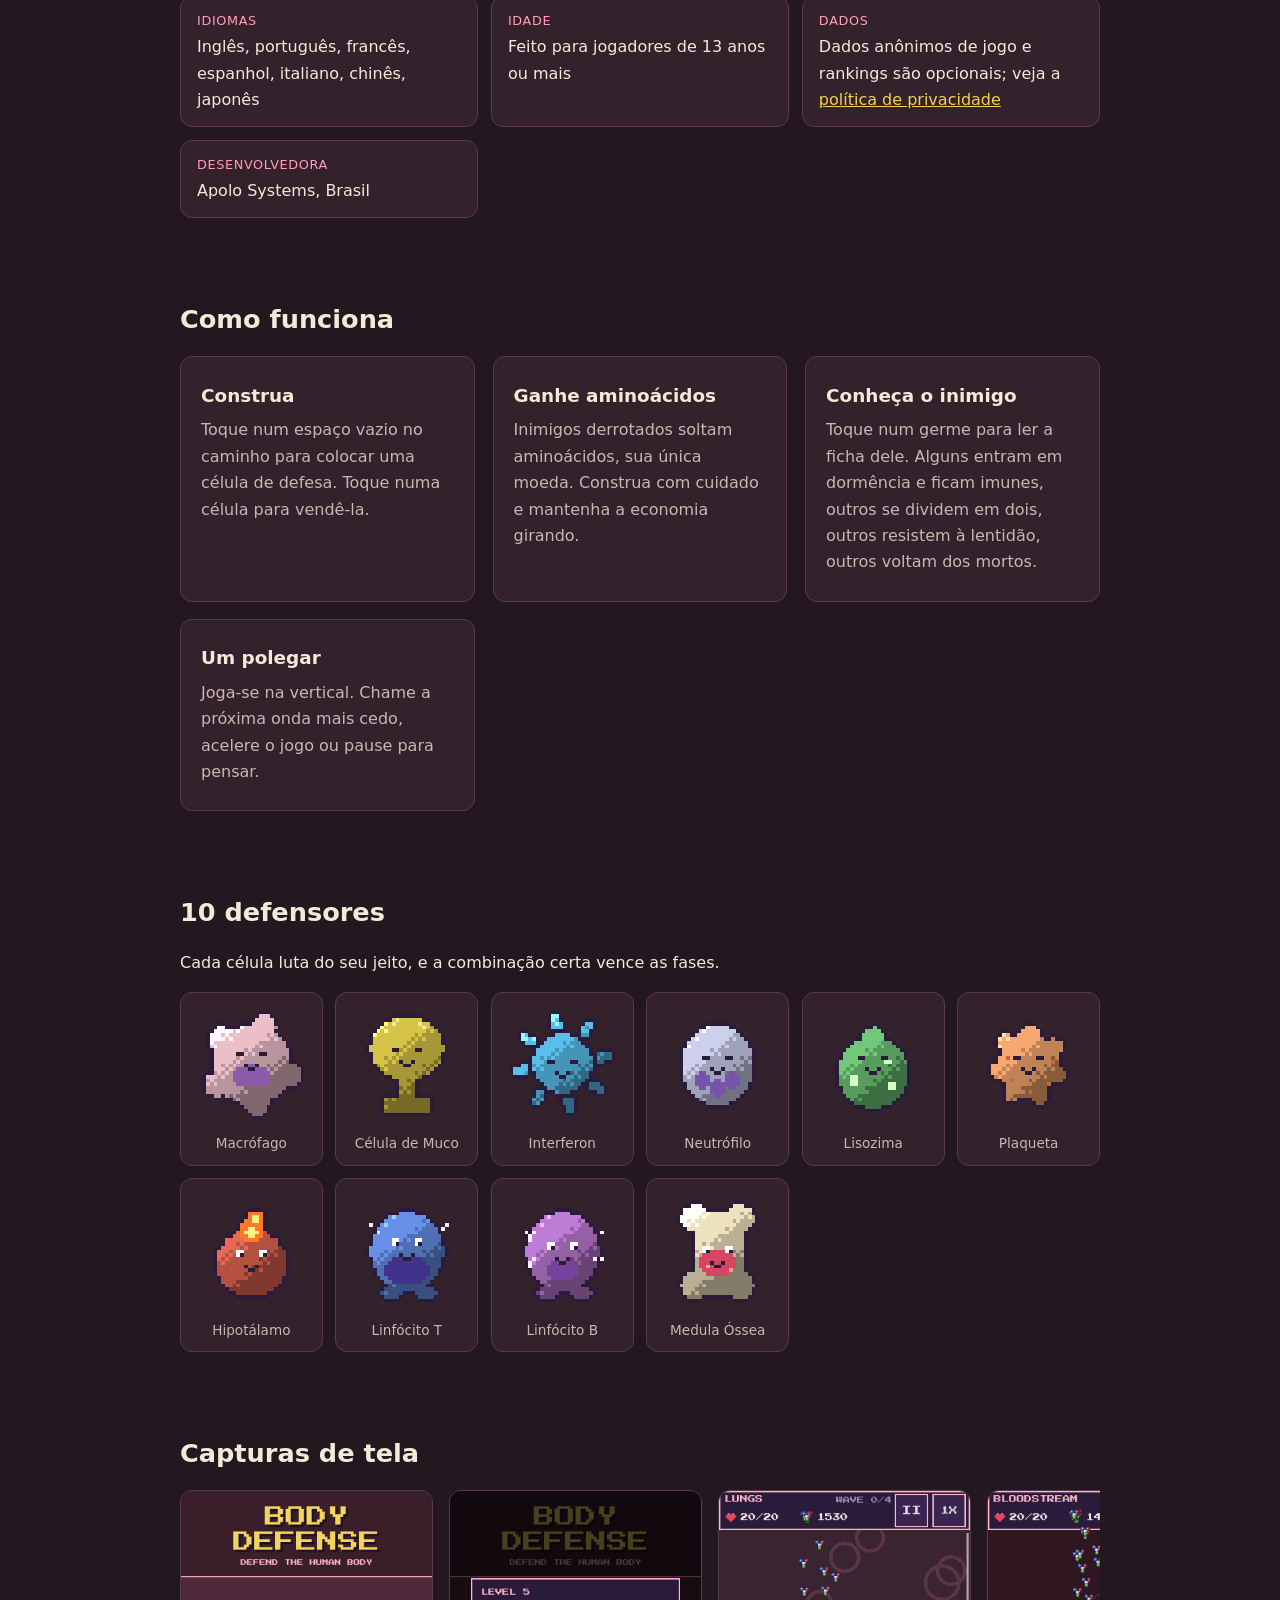
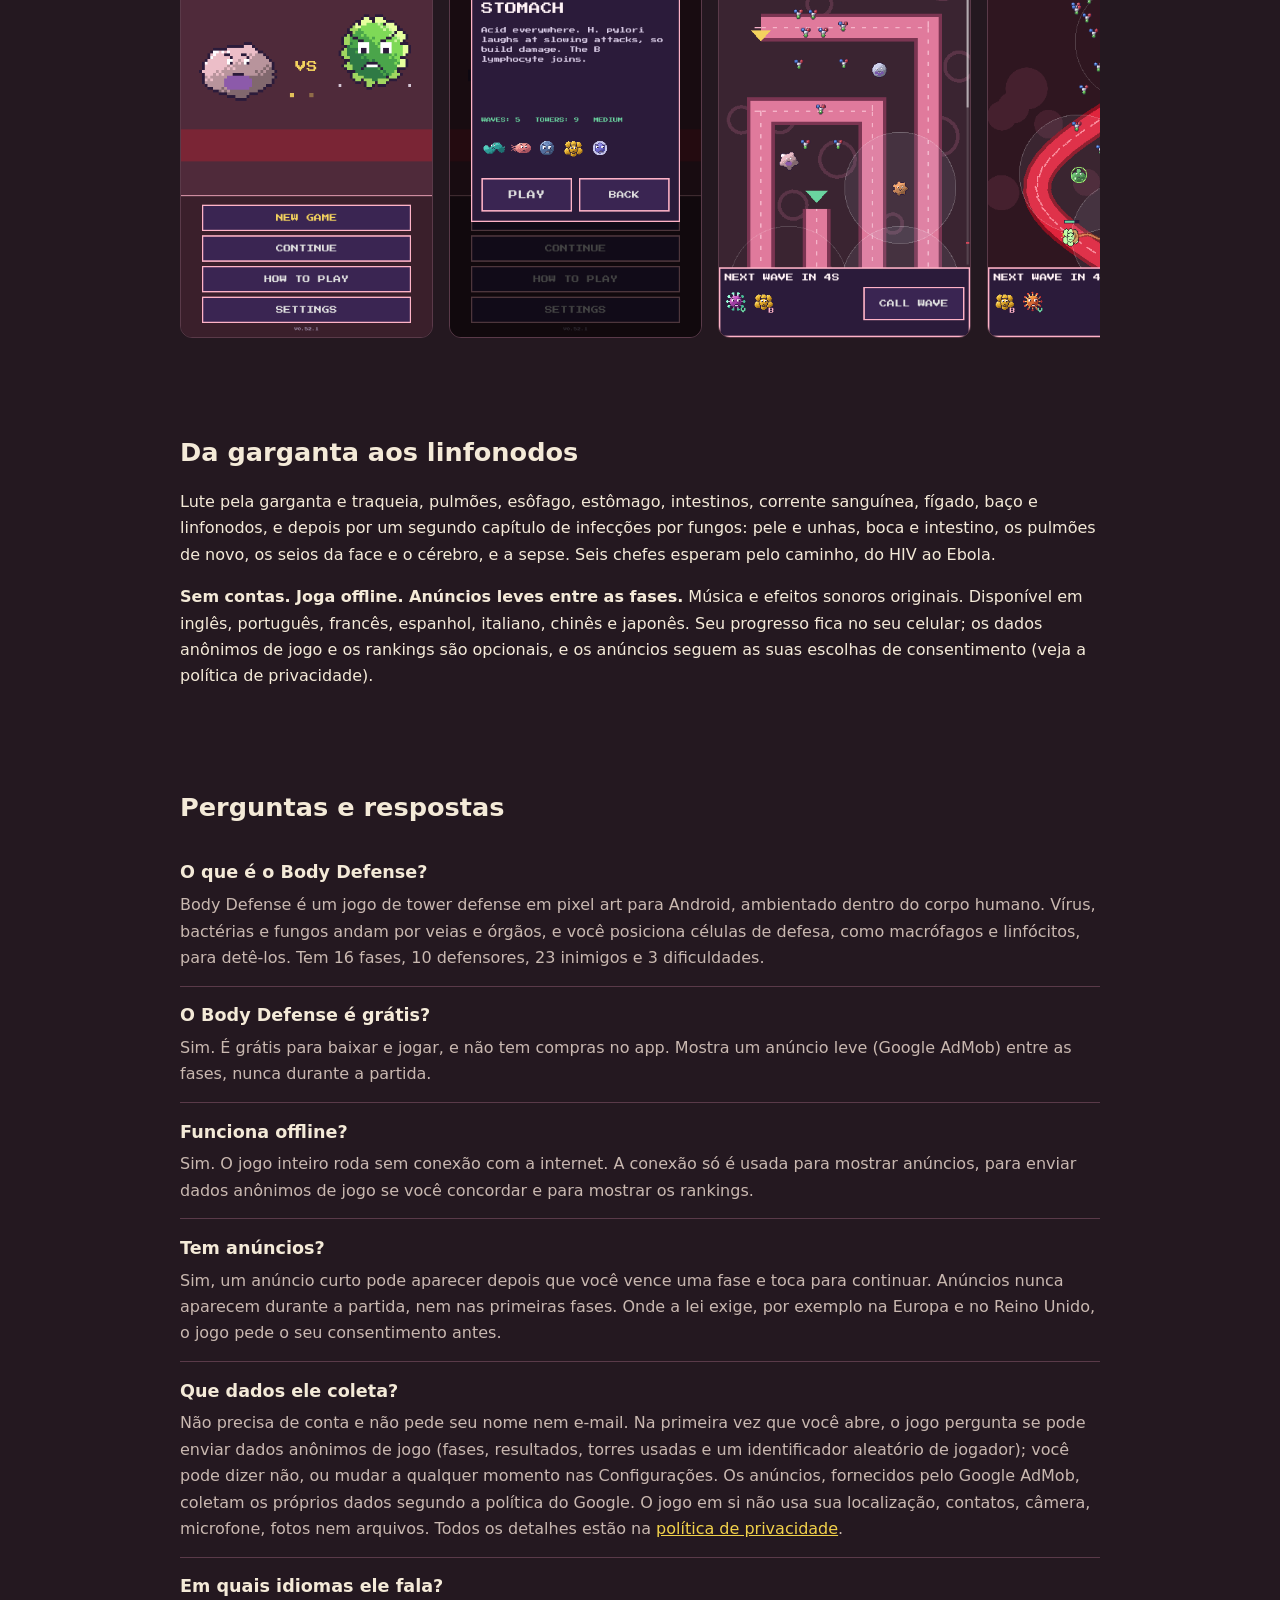
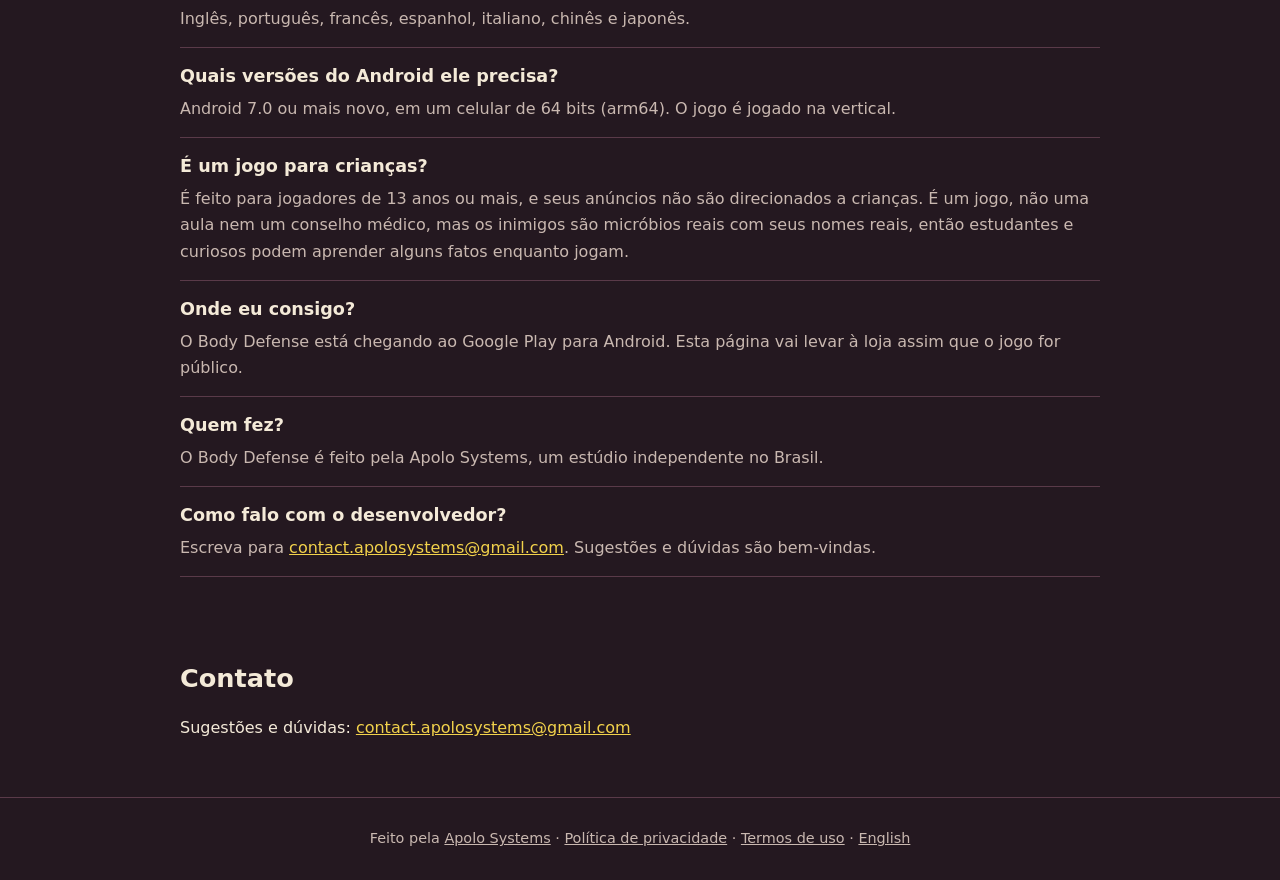
<file: pt/index.html>
<!DOCTYPE html>
<html lang="pt-BR">
<!-- Generated by tools/sync-pt.py from index.html and assets/i18n.js: edit those, not this file. -->
<head>
<meta charset="utf-8">
<meta name="viewport" content="width=device-width, initial-scale=1">
<title>Body Defense: tower defense offline dentro do corpo humano</title>
<meta name="description" content="Tower defense em pixel art para Android. Posicione células de defesa contra vírus e bactérias em 16 fases pelo corpo humano. Joga offline, sem conta.">
<link rel="canonical" href="https://bodydefense.com.br/pt/">
<link rel="alternate" hreflang="en" href="https://bodydefense.com.br/">
<link rel="alternate" hreflang="pt-BR" href="https://bodydefense.com.br/pt/">
<link rel="alternate" hreflang="x-default" href="https://bodydefense.com.br/">
<meta name="theme-color" content="#241820">
<meta property="og:type" content="website">
<meta property="og:site_name" content="Body Defense">
<meta property="og:url" content="https://bodydefense.com.br/pt/">
<meta property="og:title" content="Body Defense: tower defense dentro do corpo humano">
<meta property="og:description" content="Células de defesa contra vírus, bactérias e fungos. Um tower defense em pixel art para Android com 16 fases. Joga offline, sem precisar de conta.">
<meta property="og:image" content="https://bodydefense.com.br/assets/body-defense/og-image.png">
<meta property="og:image:type" content="image/png">
<meta property="og:image:width" content="1200">
<meta property="og:image:height" content="630">
<meta property="og:image:alt" content="Body Defense: células de defesa em pixel art diante de vírus em uma veia">
<meta property="og:locale" content="pt_BR">
<meta property="og:locale:alternate" content="en_US">
<meta name="twitter:card" content="summary_large_image">
<meta name="twitter:title" content="Body Defense: tower defense dentro do corpo humano">
<meta name="twitter:description" content="Células de defesa contra vírus, bactérias e fungos. Um tower defense em pixel art para Android com 16 fases. Joga offline, sem precisar de conta.">
<meta name="twitter:image" content="https://bodydefense.com.br/assets/body-defense/og-image.png">
<meta name="twitter:image:alt" content="Body Defense: células de defesa em pixel art diante de vírus em uma veia">
<link rel="icon" href="../favicon.ico" sizes="48x48">
<link rel="icon" type="image/png" href="../assets/body-defense/icon.png" sizes="512x512">
<link rel="apple-touch-icon" href="../assets/body-defense/apple-touch-icon.png">
<link rel="stylesheet" href="../assets/site.css">
<script type="application/ld+json">
{
 "@context": "https://schema.org",
 "@graph": [
  {
   "@type": [
    "VideoGame",
    "MobileApplication"
   ],
   "@id": "https://bodydefense.com.br/#game",
   "name": "Body Defense",
   "url": "https://bodydefense.com.br/pt/",
   "description": "Tower defense em pixel art para Android. Posicione células de defesa contra vírus e bactérias em 16 fases pelo corpo humano. Joga offline, sem conta.",
   "image": "https://bodydefense.com.br/assets/body-defense/og-image.png",
   "applicationCategory": "GameApplication",
   "operatingSystem": "Android 7.0 or newer",
   "gamePlatform": "Android",
   "genre": [
    "Tower defense",
    "Strategy"
   ],
   "playMode": "SinglePlayer",
   "inLanguage": [
    "en",
    "pt",
    "fr",
    "es",
    "it",
    "zh",
    "ja"
   ],
   "isAccessibleForFree": true,
   "offers": {
    "@type": "Offer",
    "price": "0",
    "priceCurrency": "USD"
   },
   "audience": {
    "@type": "PeopleAudience",
    "suggestedMinAge": 13
   },
   "author": {
    "@id": "https://bodydefense.com.br/#apolo"
   },
   "publisher": {
    "@id": "https://bodydefense.com.br/#apolo"
   }
  },
  {
   "@type": "Organization",
   "@id": "https://bodydefense.com.br/#apolo",
   "name": "Apolo Systems",
   "url": "https://bodydefense.com.br/apolo/",
   "logo": "https://bodydefense.com.br/assets/apolo/logo.png",
   "email": "contact.apolosystems@gmail.com"
  },
  {
   "@type": "FAQPage",
   "@id": "https://bodydefense.com.br/pt/#faq",
   "mainEntity": [
    {
     "@type": "Question",
     "name": "O que é o Body Defense?",
     "acceptedAnswer": {
      "@type": "Answer",
      "text": "Body Defense é um jogo de tower defense em pixel art para Android, ambientado dentro do corpo humano. Vírus, bactérias e fungos andam por veias e órgãos, e você posiciona células de defesa, como macrófagos e linfócitos, para detê-los. Tem 16 fases, 10 defensores, 23 inimigos e 3 dificuldades."
     }
    },
    {
     "@type": "Question",
     "name": "O Body Defense é grátis?",
     "acceptedAnswer": {
      "@type": "Answer",
      "text": "Sim. É grátis para baixar e jogar, e não tem compras no app. Mostra um anúncio leve (Google AdMob) entre as fases, nunca durante a partida."
     }
    },
    {
     "@type": "Question",
     "name": "Funciona offline?",
     "acceptedAnswer": {
      "@type": "Answer",
      "text": "Sim. O jogo inteiro roda sem conexão com a internet. A conexão só é usada para mostrar anúncios, para enviar dados anônimos de jogo se você concordar e para mostrar os rankings."
     }
    },
    {
     "@type": "Question",
     "name": "Tem anúncios?",
     "acceptedAnswer": {
      "@type": "Answer",
      "text": "Sim, um anúncio curto pode aparecer depois que você vence uma fase e toca para continuar. Anúncios nunca aparecem durante a partida, nem nas primeiras fases. Onde a lei exige, por exemplo na Europa e no Reino Unido, o jogo pede o seu consentimento antes."
     }
    },
    {
     "@type": "Question",
     "name": "Que dados ele coleta?",
     "acceptedAnswer": {
      "@type": "Answer",
      "text": "Não precisa de conta e não pede seu nome nem e-mail. Na primeira vez que você abre, o jogo pergunta se pode enviar dados anônimos de jogo (fases, resultados, torres usadas e um identificador aleatório de jogador); você pode dizer não, ou mudar a qualquer momento nas Configurações. Os anúncios, fornecidos pelo Google AdMob, coletam os próprios dados segundo a política do Google. O jogo em si não usa sua localização, contatos, câmera, microfone, fotos nem arquivos. Todos os detalhes estão na política de privacidade."
     }
    },
    {
     "@type": "Question",
     "name": "Em quais idiomas ele fala?",
     "acceptedAnswer": {
      "@type": "Answer",
      "text": "Inglês, português, francês, espanhol, italiano, chinês e japonês."
     }
    },
    {
     "@type": "Question",
     "name": "Quais versões do Android ele precisa?",
     "acceptedAnswer": {
      "@type": "Answer",
      "text": "Android 7.0 ou mais novo, em um celular de 64 bits (arm64). O jogo é jogado na vertical."
     }
    },
    {
     "@type": "Question",
     "name": "É um jogo para crianças?",
     "acceptedAnswer": {
      "@type": "Answer",
      "text": "É feito para jogadores de 13 anos ou mais, e seus anúncios não são direcionados a crianças. É um jogo, não uma aula nem um conselho médico, mas os inimigos são micróbios reais com seus nomes reais, então estudantes e curiosos podem aprender alguns fatos enquanto jogam."
     }
    },
    {
     "@type": "Question",
     "name": "Onde eu consigo?",
     "acceptedAnswer": {
      "@type": "Answer",
      "text": "O Body Defense está chegando ao Google Play para Android. Esta página vai levar à loja assim que o jogo for público."
     }
    },
    {
     "@type": "Question",
     "name": "Quem fez?",
     "acceptedAnswer": {
      "@type": "Answer",
      "text": "O Body Defense é feito pela Apolo Systems, um estúdio independente no Brasil."
     }
    },
    {
     "@type": "Question",
     "name": "Como falo com o desenvolvedor?",
     "acceptedAnswer": {
      "@type": "Answer",
      "text": "Escreva para contact.apolosystems@gmail.com. Sugestões e dúvidas são bem-vindas."
     }
    }
   ]
  }
 ]
}
</script>
<script defer src="https://umami.pkbattle.com.br/script.js" data-website-id="679bab25-2285-4114-9a81-084cf58274c1" data-domains="bodydefense.com.br" data-do-not-track="true"></script>
</head>
<body>
<header class="top"><div class="wrap">
	<a class="brand" href="./"><img class="px" src="../assets/body-defense/icon.png" alt="">Body Defense</a>
	<nav><a href="#how">Como funciona</a><a href="#defenders">Defensores</a><a href="#screens">Capturas</a><a href="#faq">Perguntas</a><a href="../privacy/#pt">Privacidade</a><span class="lang"><a href="../" hreflang="en" lang="en">EN</a><a href="./" hreflang="pt-BR" lang="pt-BR" aria-current="true">PT</a></span></nav>
</div></header>

<main>
<div class="wrap">
<section class="hero">
	<img class="px" src="../assets/body-defense/feature.png" alt="Logo do Body Defense em pixel art, com células de defesa diante de vírus em uma veia" width="1024" height="500" fetchpriority="high" style="border-radius:.75rem;border:1px solid var(--line);margin-bottom:1.5rem">
	<h1>Body Defense: tower defense dentro do corpo humano</h1>
	<p class="hook">Algo está infectando o corpo. Só você pode impedir.</p>
	<p class="lead">Body Defense é um jogo de tower defense offline em pixel art para Android. Vírus, bactérias e fungos marcham por veias e órgãos; você posiciona células de defesa para detê-los.</p>
	<a class="btn" aria-disabled="true">Em breve no Google Play</a>
	<a class="btn alt" href="#how">Como funciona</a>
</section>

<section>
	<div class="facts">
		<div><b>16</b><span>fases pelo corpo</span></div>
		<div><b>10</b><span>células de defesa</span></div>
		<div><b>23</b><span>vírus, bactérias e fungos</span></div>
		<div><b>3</b><span>dificuldades</span></div>
		<div><b>7</b><span>idiomas</span></div>
	</div>
</section>

<section id="glance">
	<h2>Resumo em fatos</h2>
	<dl class="glance">
		<div><dt>Plataforma</dt><dd>Android 7.0 ou mais novo (celulares de 64 bits), jogado na vertical</dd></div>
		<div><dt>Situação</dt><dd>Em breve no Google Play</dd></div>
		<div><dt>Preço</dt><dd>Grátis para baixar e jogar, com um anúncio leve entre as fases; sem compras no app</dd></div>
		<div><dt>Offline</dt><dd>Sim, o jogo inteiro roda sem internet</dd></div>
		<div><dt>Conta</dt><dd>Não precisa</dd></div>
		<div><dt>Conteúdo</dt><dd>16 fases em dois capítulos, 10 defensores, 23 inimigos, 6 chefes, 3 dificuldades, modo infinito, 28 conquistas</dd></div>
		<div><dt>Idiomas</dt><dd>Inglês, português, francês, espanhol, italiano, chinês, japonês</dd></div>
		<div><dt>Idade</dt><dd>Feito para jogadores de 13 anos ou mais</dd></div>
		<div><dt>Dados</dt><dd>Dados anônimos de jogo e rankings são opcionais; veja a <a href="../privacy/#pt">política de privacidade</a></dd></div>
		<div><dt>Desenvolvedora</dt><dd>Apolo Systems, Brasil</dd></div>
	</dl>
</section>

<section id="how">
	<h2>Como funciona</h2>
	<div class="grid">
		<div class="card"><h3>Construa</h3><p>Toque num espaço vazio no caminho para colocar uma célula de defesa. Toque numa célula para vendê-la.</p></div>
		<div class="card"><h3>Ganhe aminoácidos</h3><p>Inimigos derrotados soltam aminoácidos, sua única moeda. Construa com cuidado e mantenha a economia girando.</p></div>
		<div class="card"><h3>Conheça o inimigo</h3><p>Toque num germe para ler a ficha dele. Alguns entram em dormência e ficam imunes, outros se dividem em dois, outros resistem à lentidão, outros voltam dos mortos.</p></div>
		<div class="card"><h3>Um polegar</h3><p>Joga-se na vertical. Chame a próxima onda mais cedo, acelere o jogo ou pause para pensar.</p></div>
	</div>
</section>

<section id="defenders">
	<h2>10 defensores</h2>
	<p>Cada célula luta do seu jeito, e a combinação certa vence as fases.</p>
	<div class="towers">
		<figure><img class="px" src="../assets/body-defense/towers/macrophage.gif" alt="Macrófago, uma célula de defesa, animado" loading="lazy" width="128" height="128"><figcaption>Macrófago</figcaption></figure>
		<figure><img class="px" src="../assets/body-defense/towers/mucus-cell.gif" alt="Célula de Muco, uma célula de defesa, animado" loading="lazy" width="128" height="128"><figcaption>Célula de Muco</figcaption></figure>
		<figure><img class="px" src="../assets/body-defense/towers/interferon.gif" alt="Interferon, uma célula de defesa, animado" loading="lazy" width="128" height="128"><figcaption>Interferon</figcaption></figure>
		<figure><img class="px" src="../assets/body-defense/towers/neutrophil.gif" alt="Neutrófilo, uma célula de defesa, animado" loading="lazy" width="128" height="128"><figcaption>Neutrófilo</figcaption></figure>
		<figure><img class="px" src="../assets/body-defense/towers/lysozyme.gif" alt="Lisozima, uma célula de defesa, animado" loading="lazy" width="128" height="128"><figcaption>Lisozima</figcaption></figure>
		<figure><img class="px" src="../assets/body-defense/towers/platelet.gif" alt="Plaqueta, uma célula de defesa, animado" loading="lazy" width="128" height="128"><figcaption>Plaqueta</figcaption></figure>
		<figure><img class="px" src="../assets/body-defense/towers/hypothalamus.gif" alt="Hipotálamo, uma célula de defesa, animado" loading="lazy" width="128" height="128"><figcaption>Hipotálamo</figcaption></figure>
		<figure><img class="px" src="../assets/body-defense/towers/t-lymphocyte.gif" alt="Linfócito T, uma célula de defesa, animado" loading="lazy" width="128" height="128"><figcaption>Linfócito T</figcaption></figure>
		<figure><img class="px" src="../assets/body-defense/towers/b-lymphocyte.gif" alt="Linfócito B, uma célula de defesa, animado" loading="lazy" width="128" height="128"><figcaption>Linfócito B</figcaption></figure>
		<figure><img class="px" src="../assets/body-defense/towers/bone-marrow.gif" alt="Medula Óssea, uma célula de defesa, animado" loading="lazy" width="128" height="128"><figcaption>Medula Óssea</figcaption></figure>
	</div>
</section>

<section id="screens">
	<h2>Capturas de tela</h2>
	<div class="shots">
		<img src="../assets/body-defense/screenshots/1_menu.png" alt="Menu inicial do Body Defense: uma célula de defesa diante de um vírus verde" loading="lazy" width="720" height="1280">
		<img src="../assets/body-defense/screenshots/2_level_card.png" alt="Cartão da fase do estômago com suas ondas, torres e inimigos" loading="lazy" width="720" height="1280">
		<img src="../assets/body-defense/screenshots/3_level_3.png" alt="Fase 3, os pulmões: células de defesa protegem um caminho rosa contra ondas de germes" loading="lazy" width="720" height="1280">
		<img src="../assets/body-defense/screenshots/4_level_7.png" alt="Fase 7, a corrente sanguínea: uma veia vermelha com células de defesa e germes chegando" loading="lazy" width="720" height="1280">
		<img src="../assets/body-defense/screenshots/5_level_5.png" alt="Fase 5, o estômago: um caminho amarelo serpenteando pelo estômago" loading="lazy" width="720" height="1280">
		<img src="../assets/body-defense/screenshots/6_level_10.png" alt="Fase 10, os linfonodos: um caminho azul sinuoso com defensores posicionados" loading="lazy" width="720" height="1280">
	</div>
</section>

<section>
	<h2>Da garganta aos linfonodos</h2>
	<p>Lute pela garganta e traqueia, pulmões, esôfago, estômago, intestinos, corrente sanguínea, fígado, baço e linfonodos, e depois por um segundo capítulo de infecções por fungos: pele e unhas, boca e intestino, os pulmões de novo, os seios da face e o cérebro, e a sepse. Seis chefes esperam pelo caminho, do HIV ao Ebola.</p>
	<p><strong>Sem contas. Joga offline. Anúncios leves entre as fases.</strong> Música e efeitos sonoros originais. Disponível em inglês, português, francês, espanhol, italiano, chinês e japonês. Seu progresso fica no seu celular; os dados anônimos de jogo e os rankings são opcionais, e os anúncios seguem as suas escolhas de consentimento (veja a política de privacidade).</p>
</section>

<section id="faq">
	<h2>Perguntas e respostas</h2>
	<div class="qa">
		<h3>O que é o Body Defense?</h3>
		<p>Body Defense é um jogo de tower defense em pixel art para Android, ambientado dentro do corpo humano. Vírus, bactérias e fungos andam por veias e órgãos, e você posiciona células de defesa, como macrófagos e linfócitos, para detê-los. Tem 16 fases, 10 defensores, 23 inimigos e 3 dificuldades.</p>
	</div>
	<div class="qa">
		<h3>O Body Defense é grátis?</h3>
		<p>Sim. É grátis para baixar e jogar, e não tem compras no app. Mostra um anúncio leve (Google AdMob) entre as fases, nunca durante a partida.</p>
	</div>
	<div class="qa">
		<h3>Funciona offline?</h3>
		<p>Sim. O jogo inteiro roda sem conexão com a internet. A conexão só é usada para mostrar anúncios, para enviar dados anônimos de jogo se você concordar e para mostrar os rankings.</p>
	</div>
	<div class="qa">
		<h3>Tem anúncios?</h3>
		<p>Sim, um anúncio curto pode aparecer depois que você vence uma fase e toca para continuar. Anúncios nunca aparecem durante a partida, nem nas primeiras fases. Onde a lei exige, por exemplo na Europa e no Reino Unido, o jogo pede o seu consentimento antes.</p>
	</div>
	<div class="qa">
		<h3>Que dados ele coleta?</h3>
		<p>Não precisa de conta e não pede seu nome nem e-mail. Na primeira vez que você abre, o jogo pergunta se pode enviar dados anônimos de jogo (fases, resultados, torres usadas e um identificador aleatório de jogador); você pode dizer não, ou mudar a qualquer momento nas Configurações. Os anúncios, fornecidos pelo Google AdMob, coletam os próprios dados segundo a política do Google. O jogo em si não usa sua localização, contatos, câmera, microfone, fotos nem arquivos. Todos os detalhes estão na <a href="../privacy/#pt">política de privacidade</a>.</p>
	</div>
	<div class="qa">
		<h3>Em quais idiomas ele fala?</h3>
		<p>Inglês, português, francês, espanhol, italiano, chinês e japonês.</p>
	</div>
	<div class="qa">
		<h3>Quais versões do Android ele precisa?</h3>
		<p>Android 7.0 ou mais novo, em um celular de 64 bits (arm64). O jogo é jogado na vertical.</p>
	</div>
	<div class="qa">
		<h3>É um jogo para crianças?</h3>
		<p>É feito para jogadores de 13 anos ou mais, e seus anúncios não são direcionados a crianças. É um jogo, não uma aula nem um conselho médico, mas os inimigos são micróbios reais com seus nomes reais, então estudantes e curiosos podem aprender alguns fatos enquanto jogam.</p>
	</div>
	<div class="qa">
		<h3>Onde eu consigo?</h3>
		<p>O Body Defense está chegando ao Google Play para Android. Esta página vai levar à loja assim que o jogo for público.</p>
	</div>
	<div class="qa">
		<h3>Quem fez?</h3>
		<p>O Body Defense é feito pela Apolo Systems, um estúdio independente no Brasil.</p>
	</div>
	<div class="qa">
		<h3>Como falo com o desenvolvedor?</h3>
		<p>Escreva para <a href="mailto:contact.apolosystems@gmail.com">contact.apolosystems@gmail.com</a>. Sugestões e dúvidas são bem-vindas.</p>
	</div>
</section>

<section>
	<h2>Contato</h2>
	<p><span>Sugestões e dúvidas: </span><a href="mailto:contact.apolosystems@gmail.com">contact.apolosystems@gmail.com</a></p>
</section>
</div>
</main>

<footer><div class="wrap"><span>Feito pela</span> <a href="../apolo/">Apolo Systems</a> &middot; <a href="../privacy/#pt">Política de privacidade</a> &middot; <a href="../terms/#pt">Termos de uso</a> &middot; <a href="../" hreflang="en" lang="en">English</a></div></footer>
</body>
</html>
</file>
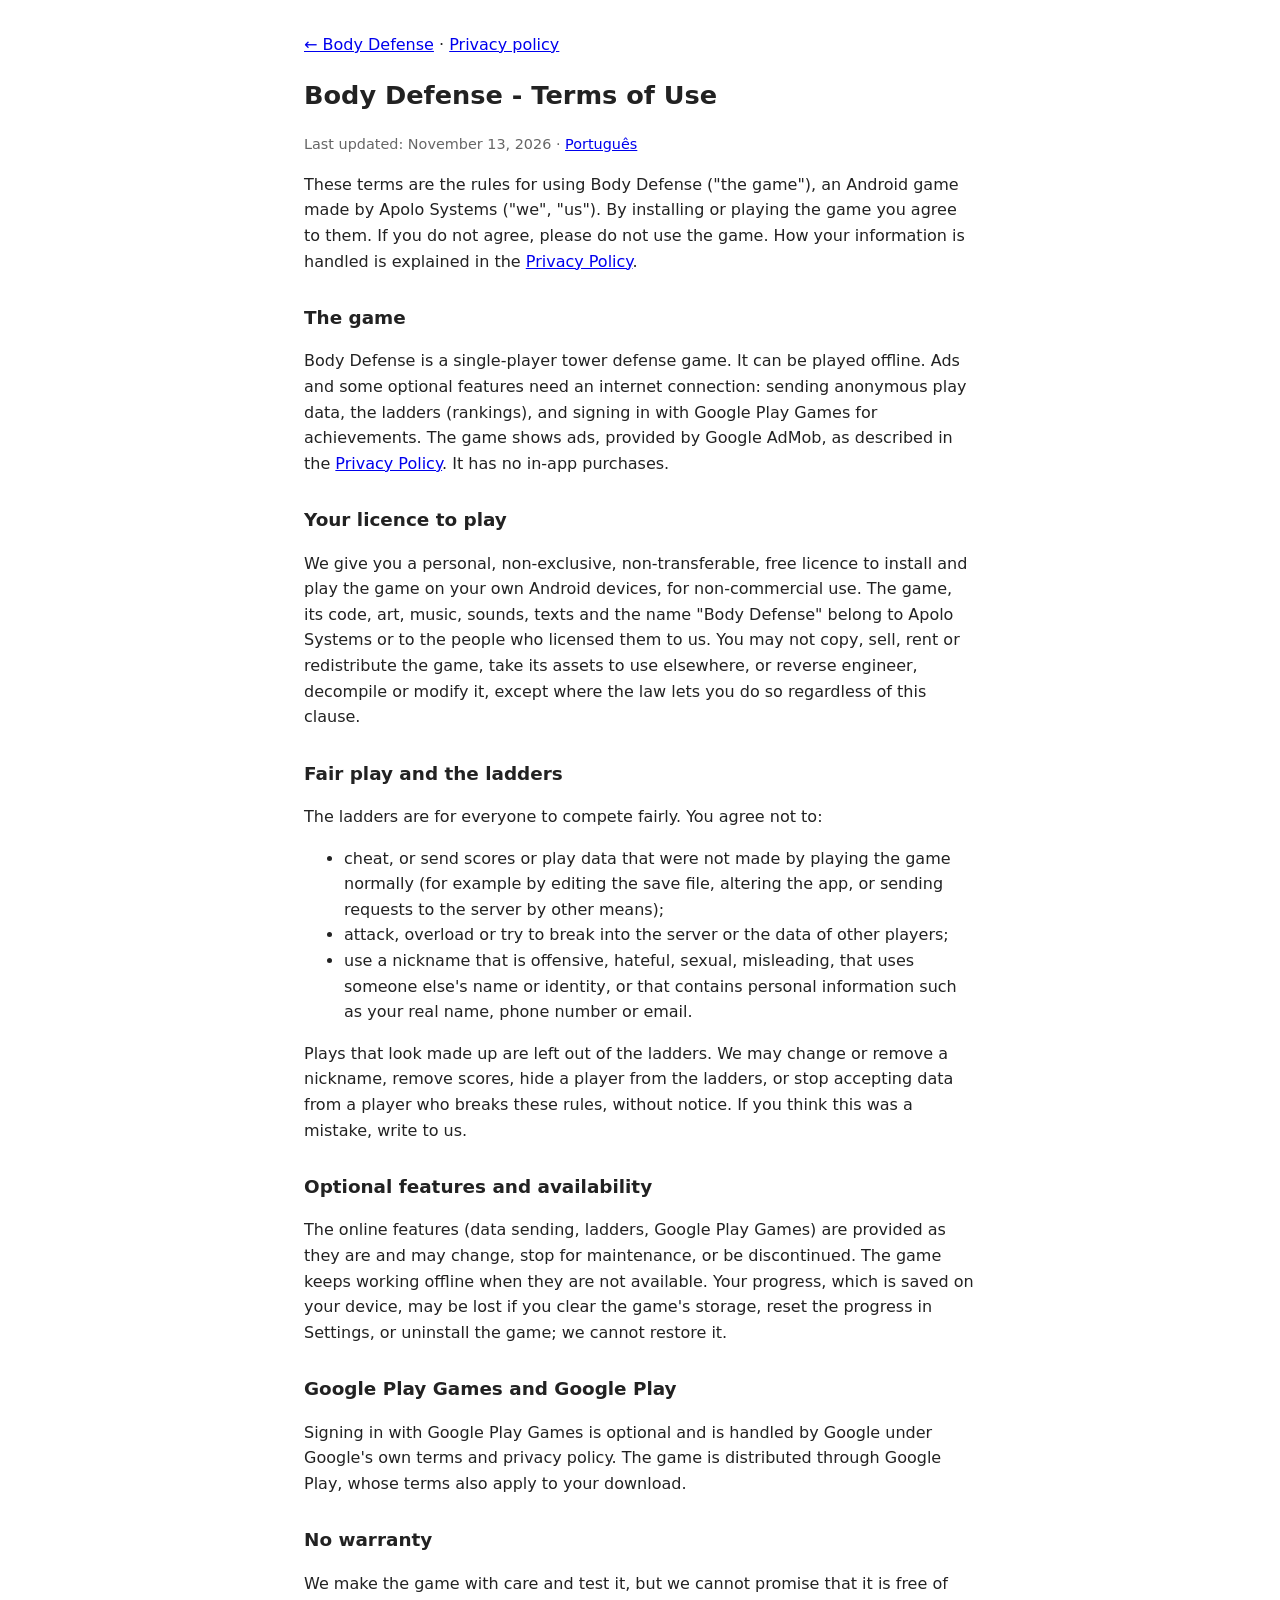
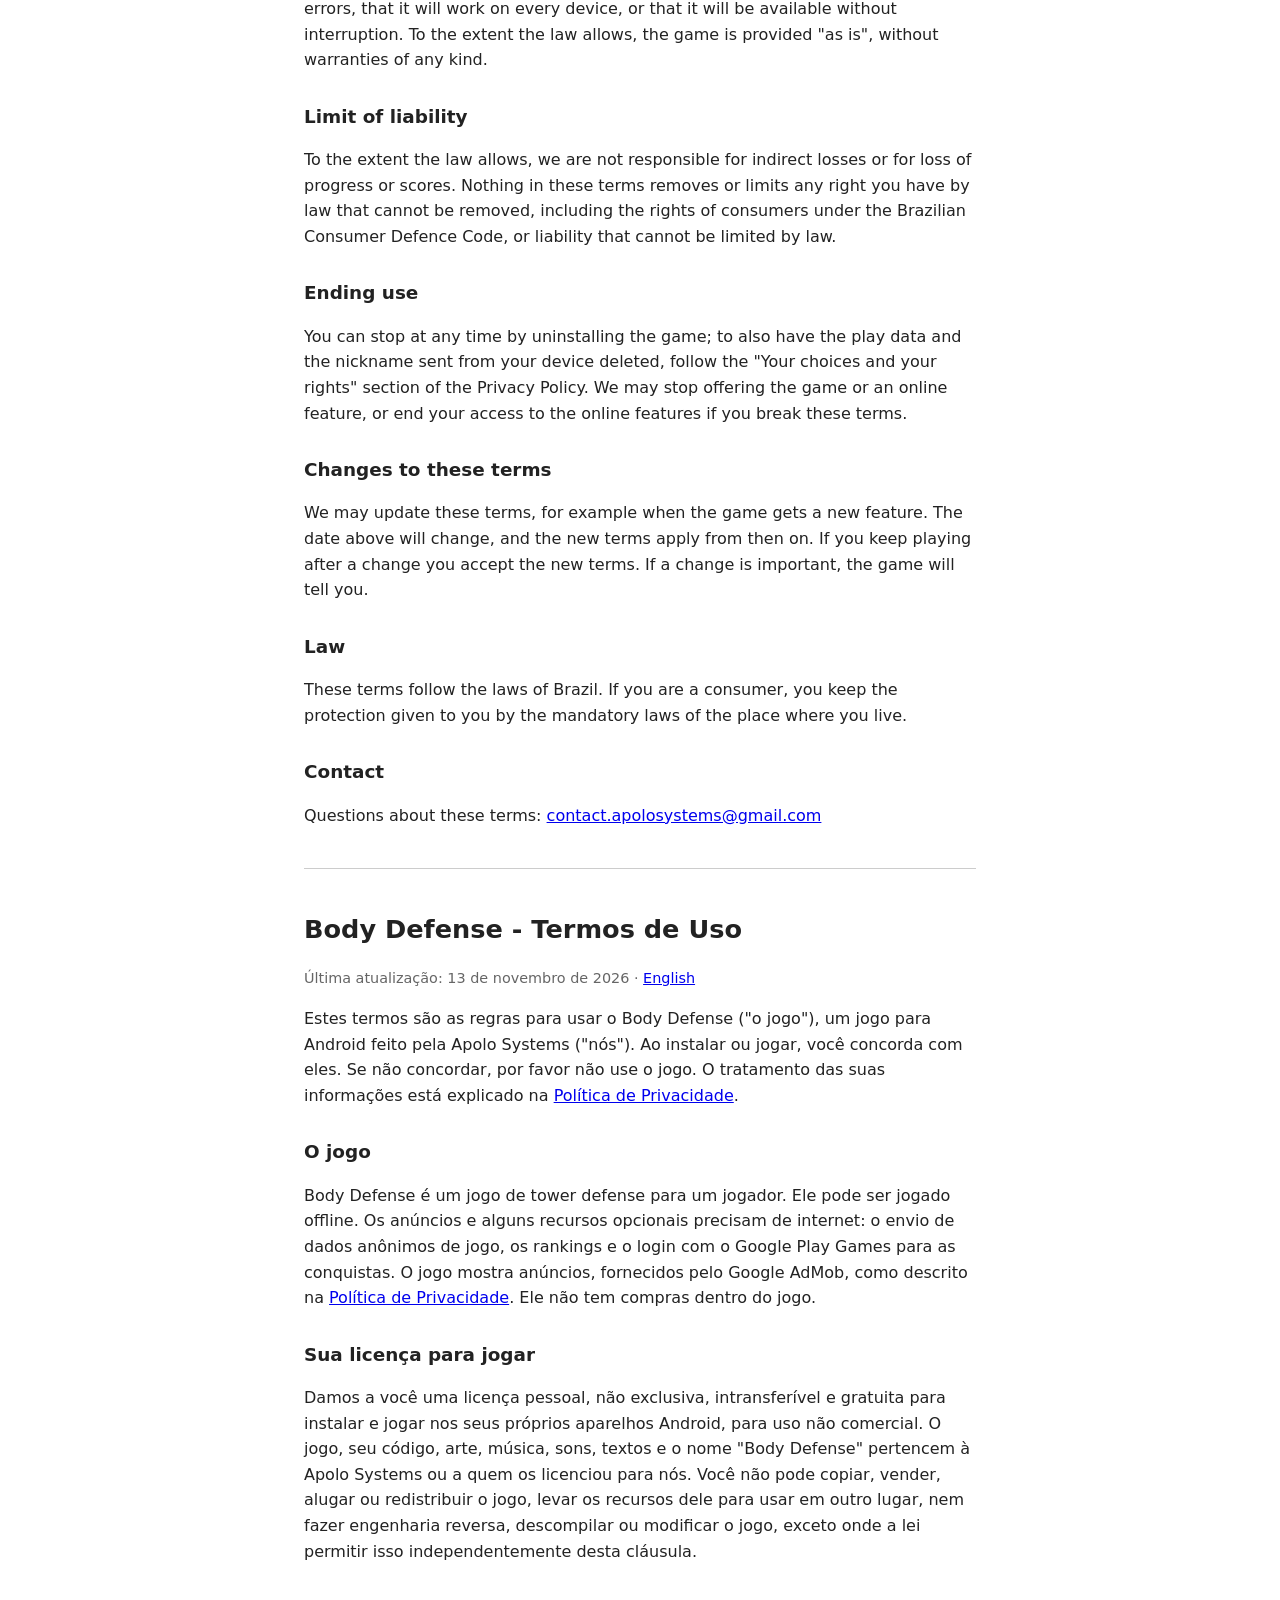
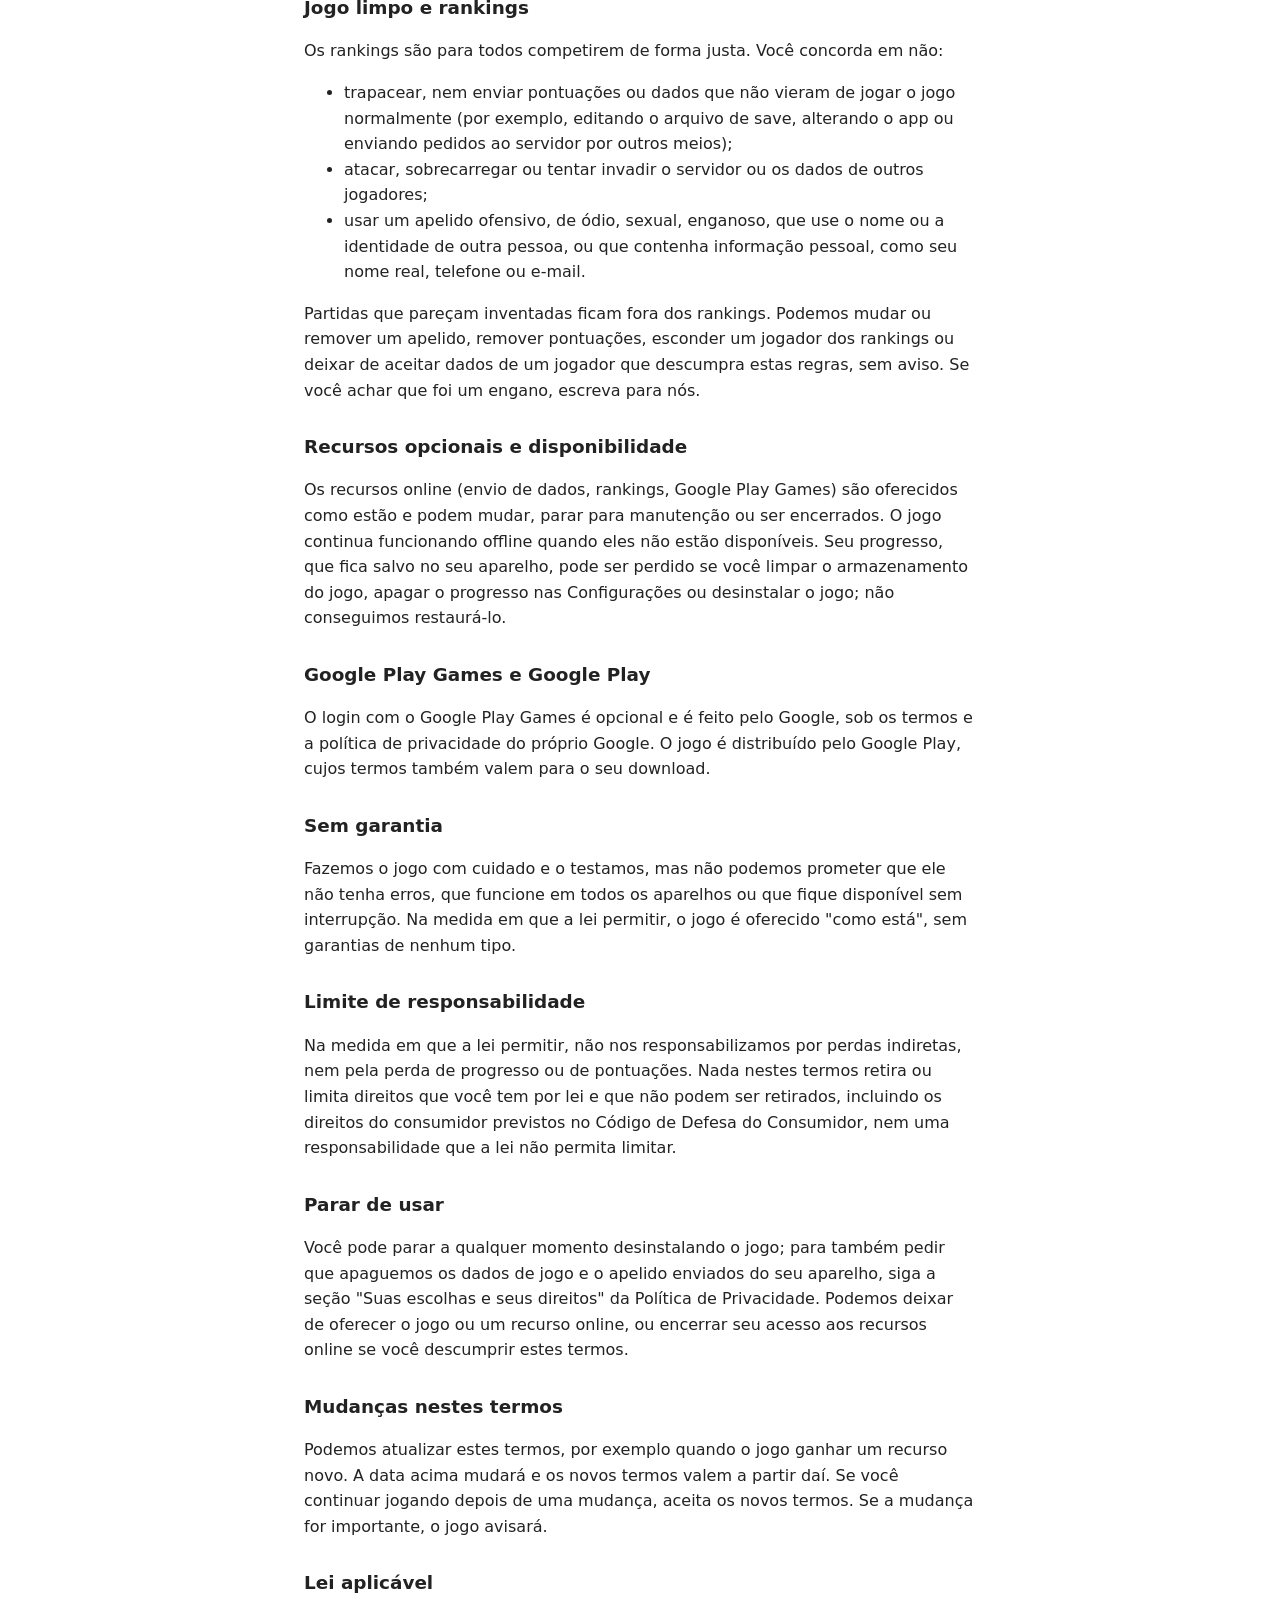
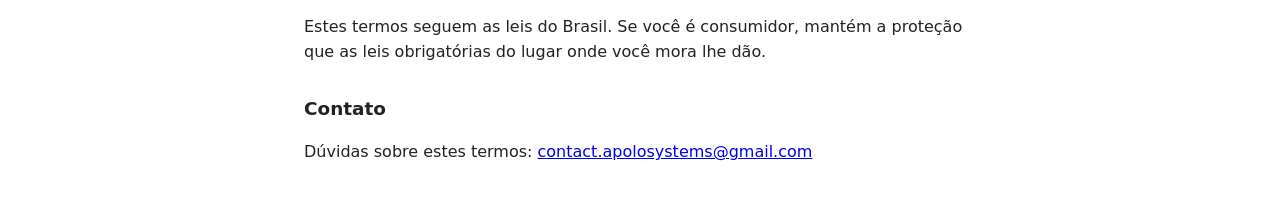
<file: terms/index.html>
<!DOCTYPE html>
<html lang="en">
<head>
<meta charset="utf-8">
<meta name="viewport" content="width=device-width, initial-scale=1">
<title>Body Defense - Terms of Use</title>
<meta name="description" content="Terms of use of Body Defense, an Android tower defense game by Apolo Systems: licence to play, fair play and ladders, availability, warranty. English and Portuguese.">
<link rel="canonical" href="https://bodydefense.com.br/terms/">
<meta name="theme-color" content="#241820">
<meta property="og:type" content="website">
<meta property="og:site_name" content="Body Defense">
<meta property="og:url" content="https://bodydefense.com.br/terms/">
<meta property="og:title" content="Body Defense - Terms of Use">
<meta property="og:description" content="Terms of use of Body Defense, an Android tower defense game by Apolo Systems: licence to play, fair play and ladders, availability, warranty. English and Portuguese.">
<meta property="og:image" content="https://bodydefense.com.br/assets/body-defense/og-image.png">
<meta property="og:image:width" content="1200">
<meta property="og:image:height" content="630">
<meta property="og:image:alt" content="Body Defense: pixel-art immune cells facing viruses along a vein">
<meta name="twitter:card" content="summary_large_image">
<meta name="twitter:title" content="Body Defense - Terms of Use">
<meta name="twitter:description" content="Terms of use of Body Defense, an Android tower defense game by Apolo Systems: licence to play, fair play and ladders, availability, warranty. English and Portuguese.">
<meta name="twitter:image" content="https://bodydefense.com.br/assets/body-defense/og-image.png">
<meta name="twitter:image:alt" content="Body Defense: pixel-art immune cells facing viruses along a vein">
<link rel="icon" href="../favicon.ico" sizes="48x48">
<link rel="icon" type="image/png" href="../assets/body-defense/icon.png" sizes="512x512">
<link rel="apple-touch-icon" href="../assets/body-defense/apple-touch-icon.png">
<style>
	body { font-family: system-ui, sans-serif; line-height: 1.6; max-width: 42rem; margin: 2rem auto; padding: 0 1rem; color: #222; }
	h1 { font-size: 1.6rem; }
	h2 { font-size: 1.15rem; margin-top: 1.8rem; }
	hr { margin: 2.5rem 0; border: 0; border-top: 1px solid #ccc; }
	.date { color: #666; font-size: 0.9rem; }
</style>
<script defer src="https://umami.pkbattle.com.br/script.js" data-website-id="679bab25-2285-4114-9a81-084cf58274c1" data-domains="bodydefense.com.br" data-do-not-track="true"></script>
</head>
<body id="top">
<p><a href="../">&larr; Body Defense</a> &middot; <a href="../privacy/">Privacy policy</a></p>

<h1>Body Defense - Terms of Use</h1>
<p class="date">Last updated: November 13, 2026 · <a href="#pt">Português</a></p>

<p>These terms are the rules for using Body Defense ("the game"), an Android game made by Apolo Systems ("we", "us"). By installing or playing the game you agree to them. If you do not agree, please do not use the game. How your information is handled is explained in the <a href="https://bodydefense.com.br/privacy/">Privacy Policy</a>.</p>

<h2>The game</h2>
<p>Body Defense is a single-player tower defense game. It can be played offline. Ads and some optional features need an internet connection: sending anonymous play data, the ladders (rankings), and signing in with Google Play Games for achievements. The game shows ads, provided by Google AdMob, as described in the <a href="../privacy/">Privacy Policy</a>. It has no in-app purchases.</p>

<h2>Your licence to play</h2>
<p>We give you a personal, non-exclusive, non-transferable, free licence to install and play the game on your own Android devices, for non-commercial use. The game, its code, art, music, sounds, texts and the name "Body Defense" belong to Apolo Systems or to the people who licensed them to us. You may not copy, sell, rent or redistribute the game, take its assets to use elsewhere, or reverse engineer, decompile or modify it, except where the law lets you do so regardless of this clause.</p>

<h2>Fair play and the ladders</h2>
<p>The ladders are for everyone to compete fairly. You agree not to:</p>
<ul>
	<li>cheat, or send scores or play data that were not made by playing the game normally (for example by editing the save file, altering the app, or sending requests to the server by other means);</li>
	<li>attack, overload or try to break into the server or the data of other players;</li>
	<li>use a nickname that is offensive, hateful, sexual, misleading, that uses someone else's name or identity, or that contains personal information such as your real name, phone number or email.</li>
</ul>
<p>Plays that look made up are left out of the ladders. We may change or remove a nickname, remove scores, hide a player from the ladders, or stop accepting data from a player who breaks these rules, without notice. If you think this was a mistake, write to us.</p>

<h2>Optional features and availability</h2>
<p>The online features (data sending, ladders, Google Play Games) are provided as they are and may change, stop for maintenance, or be discontinued. The game keeps working offline when they are not available. Your progress, which is saved on your device, may be lost if you clear the game's storage, reset the progress in Settings, or uninstall the game; we cannot restore it.</p>

<h2>Google Play Games and Google Play</h2>
<p>Signing in with Google Play Games is optional and is handled by Google under Google's own terms and privacy policy. The game is distributed through Google Play, whose terms also apply to your download.</p>

<h2>No warranty</h2>
<p>We make the game with care and test it, but we cannot promise that it is free of errors, that it will work on every device, or that it will be available without interruption. To the extent the law allows, the game is provided "as is", without warranties of any kind.</p>

<h2>Limit of liability</h2>
<p>To the extent the law allows, we are not responsible for indirect losses or for loss of progress or scores. Nothing in these terms removes or limits any right you have by law that cannot be removed, including the rights of consumers under the Brazilian Consumer Defence Code, or liability that cannot be limited by law.</p>

<h2>Ending use</h2>
<p>You can stop at any time by uninstalling the game; to also have the play data and the nickname sent from your device deleted, follow the "Your choices and your rights" section of the Privacy Policy. We may stop offering the game or an online feature, or end your access to the online features if you break these terms.</p>

<h2>Changes to these terms</h2>
<p>We may update these terms, for example when the game gets a new feature. The date above will change, and the new terms apply from then on. If you keep playing after a change you accept the new terms. If a change is important, the game will tell you.</p>

<h2>Law</h2>
<p>These terms follow the laws of Brazil. If you are a consumer, you keep the protection given to you by the mandatory laws of the place where you live.</p>

<h2>Contact</h2>
<p>Questions about these terms: <a href="mailto:contact.apolosystems@gmail.com">contact.apolosystems@gmail.com</a></p>

<hr id="pt">

<h1>Body Defense - Termos de Uso</h1>
<p class="date">Última atualização: 13 de novembro de 2026 · <a href="#top">English</a></p>

<p>Estes termos são as regras para usar o Body Defense ("o jogo"), um jogo para Android feito pela Apolo Systems ("nós"). Ao instalar ou jogar, você concorda com eles. Se não concordar, por favor não use o jogo. O tratamento das suas informações está explicado na <a href="https://bodydefense.com.br/privacy/#pt">Política de Privacidade</a>.</p>

<h2>O jogo</h2>
<p>Body Defense é um jogo de tower defense para um jogador. Ele pode ser jogado offline. Os anúncios e alguns recursos opcionais precisam de internet: o envio de dados anônimos de jogo, os rankings e o login com o Google Play Games para as conquistas. O jogo mostra anúncios, fornecidos pelo Google AdMob, como descrito na <a href="../privacy/#pt">Política de Privacidade</a>. Ele não tem compras dentro do jogo.</p>

<h2>Sua licença para jogar</h2>
<p>Damos a você uma licença pessoal, não exclusiva, intransferível e gratuita para instalar e jogar nos seus próprios aparelhos Android, para uso não comercial. O jogo, seu código, arte, música, sons, textos e o nome "Body Defense" pertencem à Apolo Systems ou a quem os licenciou para nós. Você não pode copiar, vender, alugar ou redistribuir o jogo, levar os recursos dele para usar em outro lugar, nem fazer engenharia reversa, descompilar ou modificar o jogo, exceto onde a lei permitir isso independentemente desta cláusula.</p>

<h2>Jogo limpo e rankings</h2>
<p>Os rankings são para todos competirem de forma justa. Você concorda em não:</p>
<ul>
	<li>trapacear, nem enviar pontuações ou dados que não vieram de jogar o jogo normalmente (por exemplo, editando o arquivo de save, alterando o app ou enviando pedidos ao servidor por outros meios);</li>
	<li>atacar, sobrecarregar ou tentar invadir o servidor ou os dados de outros jogadores;</li>
	<li>usar um apelido ofensivo, de ódio, sexual, enganoso, que use o nome ou a identidade de outra pessoa, ou que contenha informação pessoal, como seu nome real, telefone ou e-mail.</li>
</ul>
<p>Partidas que pareçam inventadas ficam fora dos rankings. Podemos mudar ou remover um apelido, remover pontuações, esconder um jogador dos rankings ou deixar de aceitar dados de um jogador que descumpra estas regras, sem aviso. Se você achar que foi um engano, escreva para nós.</p>

<h2>Recursos opcionais e disponibilidade</h2>
<p>Os recursos online (envio de dados, rankings, Google Play Games) são oferecidos como estão e podem mudar, parar para manutenção ou ser encerrados. O jogo continua funcionando offline quando eles não estão disponíveis. Seu progresso, que fica salvo no seu aparelho, pode ser perdido se você limpar o armazenamento do jogo, apagar o progresso nas Configurações ou desinstalar o jogo; não conseguimos restaurá-lo.</p>

<h2>Google Play Games e Google Play</h2>
<p>O login com o Google Play Games é opcional e é feito pelo Google, sob os termos e a política de privacidade do próprio Google. O jogo é distribuído pelo Google Play, cujos termos também valem para o seu download.</p>

<h2>Sem garantia</h2>
<p>Fazemos o jogo com cuidado e o testamos, mas não podemos prometer que ele não tenha erros, que funcione em todos os aparelhos ou que fique disponível sem interrupção. Na medida em que a lei permitir, o jogo é oferecido "como está", sem garantias de nenhum tipo.</p>

<h2>Limite de responsabilidade</h2>
<p>Na medida em que a lei permitir, não nos responsabilizamos por perdas indiretas, nem pela perda de progresso ou de pontuações. Nada nestes termos retira ou limita direitos que você tem por lei e que não podem ser retirados, incluindo os direitos do consumidor previstos no Código de Defesa do Consumidor, nem uma responsabilidade que a lei não permita limitar.</p>

<h2>Parar de usar</h2>
<p>Você pode parar a qualquer momento desinstalando o jogo; para também pedir que apaguemos os dados de jogo e o apelido enviados do seu aparelho, siga a seção "Suas escolhas e seus direitos" da Política de Privacidade. Podemos deixar de oferecer o jogo ou um recurso online, ou encerrar seu acesso aos recursos online se você descumprir estes termos.</p>

<h2>Mudanças nestes termos</h2>
<p>Podemos atualizar estes termos, por exemplo quando o jogo ganhar um recurso novo. A data acima mudará e os novos termos valem a partir daí. Se você continuar jogando depois de uma mudança, aceita os novos termos. Se a mudança for importante, o jogo avisará.</p>

<h2>Lei aplicável</h2>
<p>Estes termos seguem as leis do Brasil. Se você é consumidor, mantém a proteção que as leis obrigatórias do lugar onde você mora lhe dão.</p>

<h2>Contato</h2>
<p>Dúvidas sobre estes termos: <a href="mailto:contact.apolosystems@gmail.com">contact.apolosystems@gmail.com</a></p>

</body>
</html>
</file>
<file: assets/site.css>
:root { --bg:#241820; --panel:#33212b; --line:#5a3a49; --text:#f4ead8; --muted:#c9b8b0; --accent:#f2d24b; --pink:#ff9fb8; --orange:#f08a2c; }
* { box-sizing: border-box; }
html { scroll-behavior: smooth; }
body { margin:0; background:var(--bg); color:var(--text); font:1rem/1.65 system-ui,-apple-system,"Segoe UI",Roboto,sans-serif; }
a { color:var(--accent); }
img { max-width:100%; height:auto; }
.px { image-rendering:pixelated; }
.wrap { max-width:60rem; margin:0 auto; padding:0 1.25rem; }
header.top { border-bottom:1px solid var(--line); }
header.top .wrap { display:flex; align-items:center; justify-content:space-between; gap:1rem; padding-top:.9rem; padding-bottom:.9rem; flex-wrap:wrap; }
.brand { display:flex; align-items:center; gap:.6rem; color:var(--text); text-decoration:none; font-weight:700; }
.brand img { width:36px; height:36px; }
nav a { margin-left:1.1rem; color:var(--muted); text-decoration:none; font-size:.95rem; }
nav a:hover { color:var(--accent); }
.hero { padding:3.5rem 0 2.5rem; text-align:center; }
.hero h1 { font-size:clamp(1.8rem,5.5vw,2.8rem); line-height:1.15; margin:.5rem 0 1rem; }
.hero p.lead { font-size:1.15rem; color:var(--muted); max-width:38rem; margin:0 auto 1.6rem; }
.btn { display:inline-block; padding:.75rem 1.4rem; border-radius:.5rem; background:var(--accent); color:#2a1d10; font-weight:700; text-decoration:none; margin:.25rem; }
.btn.alt { background:transparent; color:var(--text); border:2px solid var(--line); }
.btn[aria-disabled=true] { opacity:.75; cursor:default; }
section { padding:2.5rem 0; }
h2 { font-size:1.6rem; margin:0 0 1rem; }
.grid { display:grid; gap:1.1rem; grid-template-columns:repeat(auto-fit,minmax(15rem,1fr)); }
.card { background:var(--panel); border:1px solid var(--line); border-radius:.75rem; padding:1.25rem; }
.card h3 { margin:.2rem 0 .4rem; font-size:1.15rem; }
.card p { margin:.3rem 0; color:var(--muted); }
.card .icon { width:72px; height:72px; border-radius:16px; }
.tag { display:inline-block; font-size:.78rem; padding:.1rem .55rem; border-radius:1rem; background:#4a2f3c; color:var(--pink); }
.shots { display:flex; gap:1rem; overflow-x:auto; padding-bottom:.8rem; scroll-snap-type:x mandatory; }
.shots img { height:28rem; width:auto; border-radius:.75rem; border:1px solid var(--line); scroll-snap-align:start; }
.towers { display:grid; gap:.8rem; grid-template-columns:repeat(auto-fill,minmax(8.5rem,1fr)); }
.towers figure { margin:0; text-align:center; background:var(--panel); border:1px solid var(--line); border-radius:.75rem; padding:.6rem; }
.towers img { width:100%; max-width:128px; border-radius:.5rem; }
.towers figcaption { font-size:.85rem; color:var(--muted); }
.facts { display:grid; gap:1rem; grid-template-columns:repeat(auto-fit,minmax(8rem,1fr)); text-align:center; }
.facts b { display:block; font-size:2rem; color:var(--accent); }
.facts span { color:var(--muted); font-size:.9rem; }
.two { display:grid; gap:2rem; grid-template-columns:repeat(auto-fit,minmax(18rem,1fr)); align-items:center; }
footer { border-top:1px solid var(--line); padding:1.8rem 0; color:var(--muted); font-size:.9rem; text-align:center; }
footer a { color:var(--muted); }
@media (max-width:30rem){ nav a{margin-left:.7rem} .shots img{height:22rem} }
.lang { margin-left:1.2rem; white-space:nowrap; }
.lang button { background:transparent; color:var(--muted); border:1px solid var(--line); padding:.15rem .6rem; font:inherit; font-size:.85rem; cursor:pointer; }
.lang button:first-child { border-radius:.4rem 0 0 .4rem; }
.lang button:last-child { border-radius:0 .4rem .4rem 0; border-left:0; }
.lang button[aria-pressed=true] { background:var(--accent); color:#2a1d10; border-color:var(--accent); font-weight:700; }
.hero p.hook { font-size:1.2rem; font-weight:700; color:var(--pink); margin:0 0 1rem; }
.glance { display:grid; gap:.8rem; grid-template-columns:repeat(auto-fit,minmax(16rem,1fr)); margin:0; }
.glance div { background:var(--panel); border:1px solid var(--line); border-radius:.75rem; padding:.8rem 1rem; }
.glance dt { font-size:.8rem; text-transform:uppercase; letter-spacing:.05em; color:var(--pink); }
.glance dd { margin:.2rem 0 0; }
.qa { border-bottom:1px solid var(--line); padding:.9rem 0; }
.qa h3 { font-size:1.1rem; margin:0 0 .3rem; }
.qa p { margin:0; color:var(--muted); }
.lang a { display:inline-block; color:var(--muted); border:1px solid var(--line); padding:.15rem .6rem; font-size:.85rem; text-decoration:none; margin:0; }
.lang a:first-child { border-radius:.4rem 0 0 .4rem; }
.lang a:last-child { border-radius:0 .4rem .4rem 0; border-left:0; }
.lang a[aria-current=true] { background:var(--accent); color:#2a1d10; border-color:var(--accent); font-weight:700; }
</file>
